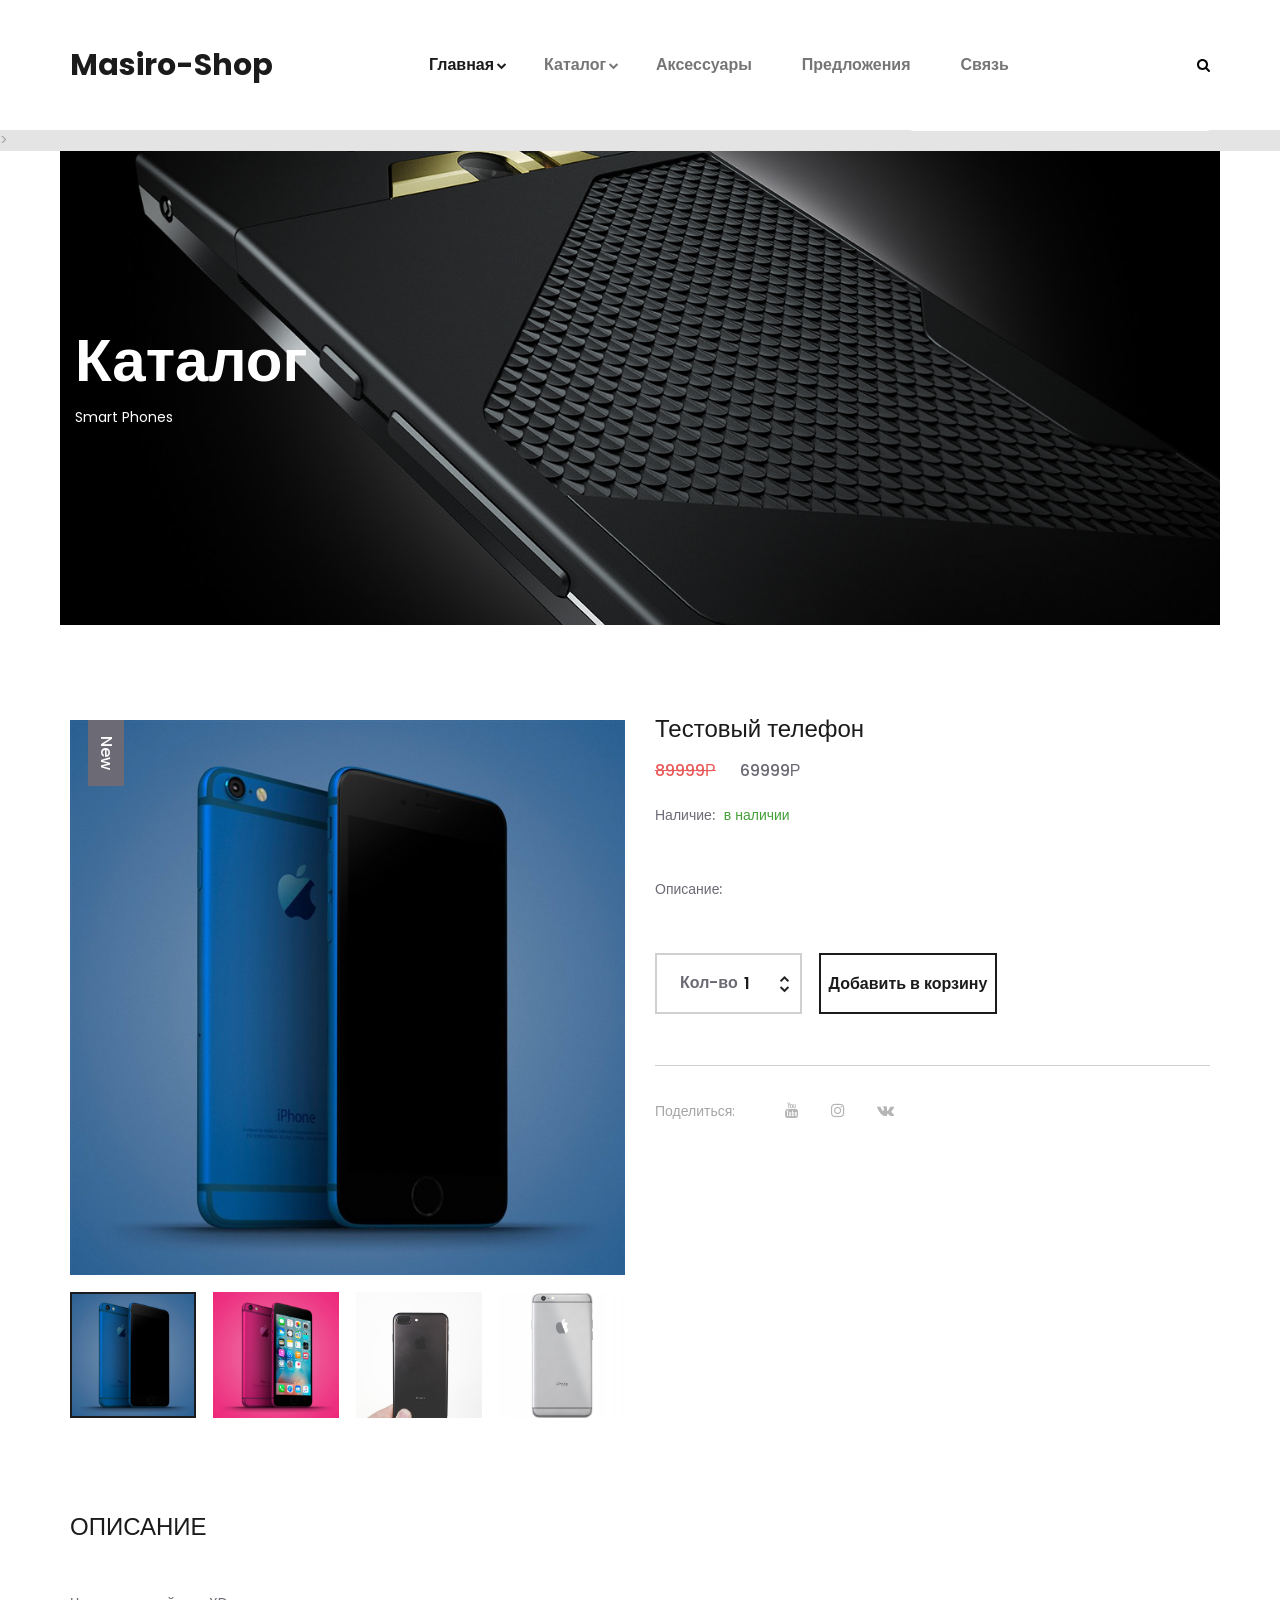
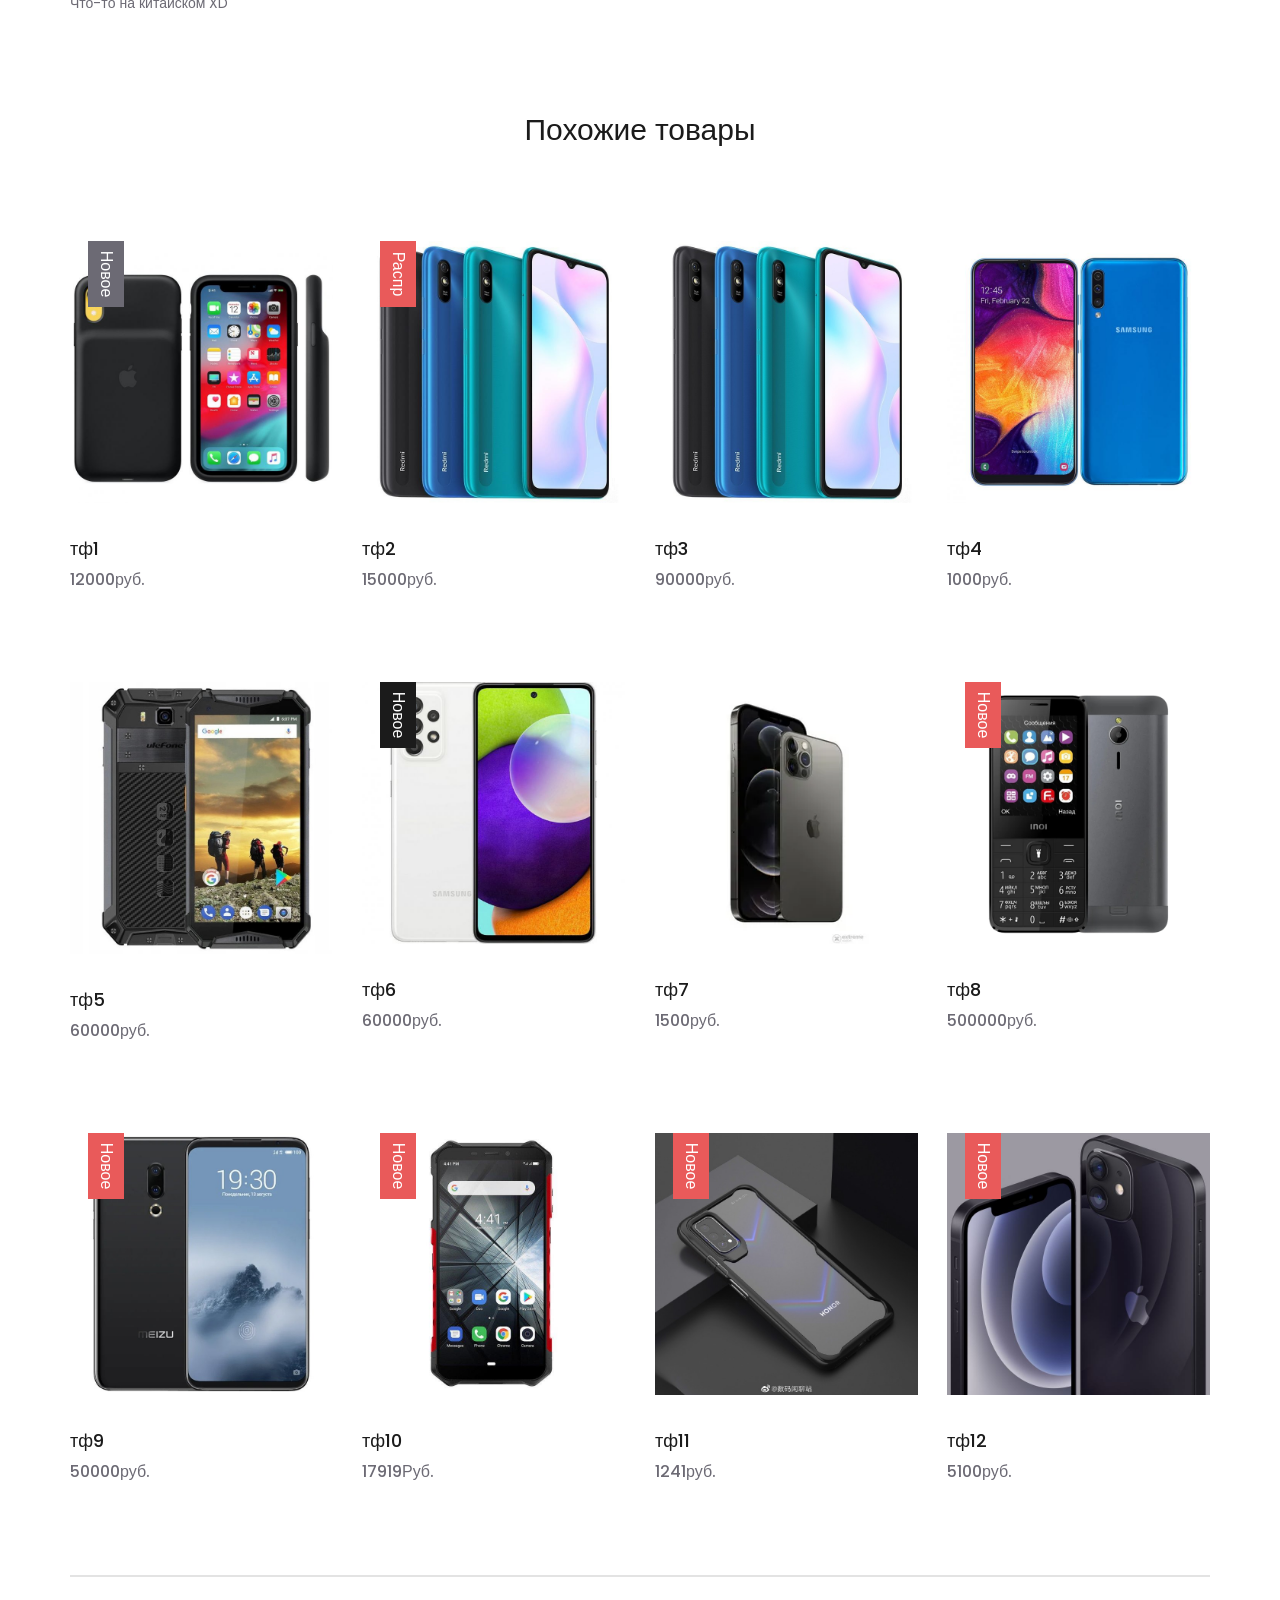
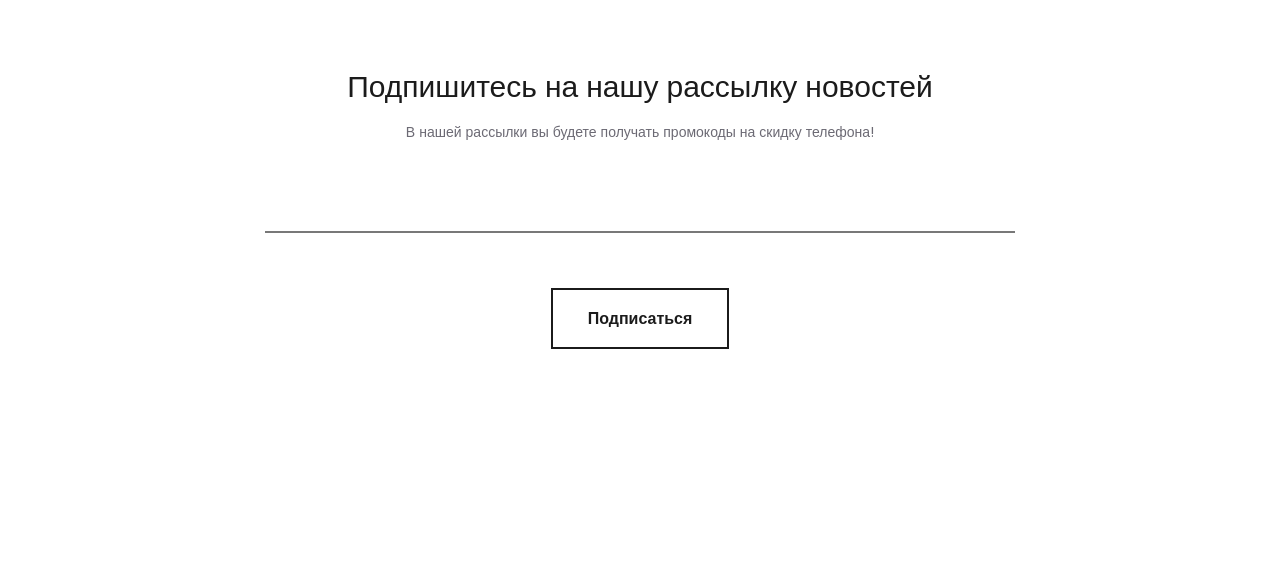
<file: static/category/info_pc.html>
<!DOCTYPE html>
<html lang="en">
<head>
	<title>Masiro-Shop</title>
	<meta charset="utf-8">
	<meta http-equiv="X-UA-Compatible" content="IE=edge">
	<meta name="description" content="Sublime project">
	<meta name="viewport" content="width=device-width, initial-scale=1">
	<link rel="stylesheet" type="text/css" href="../styles/fraem_boot4/bootstrap.min.css">
	<link href="../pluginInternet/plugins/font-awesome/css/font-awesome.min.css" rel="stylesheet" type="text/css">
	<link rel="stylesheet" type="text/css" href="../pluginInternet/plugins/OwlCarousel2/owl.carousel.css">
	<link rel="stylesheet" type="text/css" href="../pluginInternet/plugins/OwlCarousel2/owl.theme.default.css">
	<link rel="stylesheet" type="text/css" href="../pluginInternet/plugins/OwlCarousel2/animate.css">
	<link rel="stylesheet" type="text/css" href="../styles/product.css">
	<link rel="stylesheet" type="text/css" href="../styles/product_2.css">
	<!--	<link rel="stylesheet" href="../css/reset.css">-->
	<!--	<link rel="stylesheet" href="../css/style.css">-->
</head>
<body>

<div class="super_container">
	<header class="header">
		<div class="header_container">
			<div class="container">
				<div class="row">
					<div class="col">
						<div class="header_content d-flex flex-row align-items-center justify-content-start">
							<div class="logo"><a href="../index.html">Masiro-Shop</a></div>
							<nav class="main_nav">
								<ul>
									<!--									Categ-->
									<li class="hassubs active">
										<a href="../index.html">Главная</a>
										<ul>
											<li><a href="categ.html">Каталог</a></li>
											<li><a href="product.html">Продукт</a></li>
											<li><a href="product_2.html">Продукт 2</a></li>
											<li><a href="#">Корзина</a></li>
											<li><a href="https://www.dns-shop.ru/configurator/">Собрать ПК</a></li>
											<!--											дороботать провер/доб в адм пан.	cheack.html	-->
											<li><a href="contact.html">Связь</a></li>
										</ul>
									</li>
									<!--									Categ-->
									<li class="hassubs">
										<a href="categ.html">Каталог</a>
										<ul>
											<li><a href="pc.html">Computers/Компьютеры</a></li>
											<li><a href="smartphone.html">SmartPhone/Телефоны</a></li>
											<li><a href="kmp_pc.html">Комплектующие для ПК</a></li>
											<li><a href="#">̶Н̶о̶у̶т̶б̶у̶к̶и̶/̶Н̶о̶у̶т̶б̶у̶к̶и̶</a></li>
											<li><a href="#">̶A̶c̶c̶e̶s̶s̶o̶r̶i̶e̶s̶/̶А̶к̶с̶е̶с̶с̶у̶а̶р̶ы̶</a></li>
										</ul>
									</li>
									<li><a href="#">Аксессуары</a></li>
									<li><a href="#">Предложения</a></li>
									<li><a href="contact.html">Связь</a></li>
								</ul>
							</nav>
							<div class="header_extra ml-auto">
								<div class="search">
									<div class="search_icon">
										<svg version="1.1" id="Capa_1" xmlns="http://www.w3.org/2000/svg"x="0px" y="0px"
										viewBox="0 0 475.084 475.084" style="enable-background:new 0 0 475.084 475.084;"
										 xml:space="preserve">
										<g>
											<path d="M464.524,412.846l-97.929-97.925c23.6-34.068,35.406-72.047,35.406-113.917c0-27.218-5.284-53.249-15.852-78.087
												c-10.561-24.842-24.838-46.254-42.825-64.241c-17.987-17.987-39.396-32.264-64.233-42.826
												C254.246,5.285,228.217,0.003,200.999,0.003c-27.216,0-53.247,5.282-78.085,15.847C98.072,26.412,76.66,40.689,58.673,58.676
												c-17.989,17.987-32.264,39.403-42.827,64.241C5.282,147.758,0,173.786,0,201.004c0,27.216,5.282,53.238,15.846,78.083
												c10.562,24.838,24.838,46.247,42.827,64.234c17.987,17.993,39.403,32.264,64.241,42.832c24.841,10.563,50.869,15.844,78.085,15.844
												c41.879,0,79.852-11.807,113.922-35.405l97.929,97.641c6.852,7.231,15.406,10.849,25.693,10.849
												c9.897,0,18.467-3.617,25.694-10.849c7.23-7.23,10.848-15.796,10.848-25.693C475.088,428.458,471.567,419.889,464.524,412.846z
												 M291.363,291.358c-25.029,25.033-55.148,37.549-90.364,37.549c-35.21,0-65.329-12.519-90.36-37.549
												c-25.031-25.029-37.546-55.144-37.546-90.36c0-35.21,12.518-65.334,37.546-90.36c25.026-25.032,55.15-37.546,90.36-37.546
												c35.212,0,65.331,12.519,90.364,37.546c25.033,25.026,37.548,55.15,37.548,90.36C328.911,236.214,316.392,266.329,291.363,291.358z
												"/>
										</g>
									</svg>
									</div>
								</div>
								<div class="hamburger"><i class="fa fa-bars" aria-hidden="true"></i></div>
							</div>
						</div>
					</div>
				</div>
			</div>
		</div>>
		<div class="search_panel trans_300">
			<div class="container">
				<div class="row">
					<div class="col">
						<div class="search_panel_content d-flex flex-row align-items-center justify-content-end">
							<form action="#">
								<input type="text" class="search_input" placeholder="Search" required="required">
							</form>
						</div>
					</div>
				</div>
			</div>
		</div>
		<!-- Social vk/ins/youtube -->
		<div class="header_social">
			<ul>
				<li><a href="https://www.youtube.com/"><i class="fa fa-youtube" aria-hidden="true"></i></a></li>
				<li><a href="https://www.instagram.com/"><i class="fa fa-instagram" aria-hidden="true"></i></a></li>
				<li><a href="https://vk.com/69kuroi69"><i class="fa fa-vk" aria-hidden="true"></i></a></li>
			</ul>
		</div>
	</header>
	<div class="menu menu_mm trans_300">
		<div class="menu_container menu_mm">
			<div class="page_menu_content">
				<div class="page_menu_search menu_mm">
					<form action="#">
						<input type="search" required="required" class="page_menu_search_input menu_mm" placeholder="Поиск...">
					</form>
				</div>
				<ul class="page_menu_nav menu_mm">
					<li class="page_menu_item has-children menu_mm">
						<a href="../index.html">Главная<i class="fa fa-angle-down"></i></a>
						<ul class="page_menu_selection menu_mm">
							<li class="page_menu_item menu_mm"><a href="categ.html">Каталог<i class="fa fa-angle-down"></i></a></li>
							<li class="page_menu_item menu_mm"><a href="product.html">Продукт 1<i class="fa fa-angle-down"></i></a></li>
							<li class="page_menu_item menu_mm"><a href="product_2.html">Продукт 2<i class="fa fa-angle-down"></i></a></li>
							<li class="page_menu_item menu_mm"><a href="#">Корзина<i class="fa fa-angle-down"></i></a></li>
							<li class="page_menu_item menu_mm"><a href="https://www.dns-shop.ru/configurator/">Собрать ПК<i class="fa fa-angle-down"></i></a></li>
							<li class="page_menu_item menu_mm"><a href="contact.html">Связь<i class="fa fa-angle-down"></i></a></li>
						</ul>
					</li>
					<li class="page_menu_item has-children menu_mm">
						<a href="categ.html">Каталог<i class="fa fa-angle-down"></i></a>
						<ul class="page_menu_selection menu_mm">
							<li class="page_menu_item menu_mm"><a href="pc.html">ПК<i class="fa fa-angle-down"></i></a></li>
							<li class="page_menu_item menu_mm"><a href="smartphone.html">ТФ<i class="fa fa-angle-down"></i></a></li>
							<li class="page_menu_item menu_mm"><a href="#">Комплекетующие для ПК<i class="fa fa-angle-down"></i></a></li>
							<li class="page_menu_item menu_mm"><a href="#">Ноутбуки<i class="fa fa-angle-down"></i></a></li>
							<li class="page_menu_item menu_mm"><a href="#">Аксессуары<i class="fa fa-angle-down"></i></a></li>
						</ul>
					</li>
					<li class="page_menu_item menu_mm"><a href="#">Аксессуары<i class="fa fa-angle-down"></i></a></li>
					<li class="page_menu_item menu_mm"><a href="#">Предложение<i class="fa fa-angle-down"></i></a></li>
					<li class="page_menu_item menu_mm"><a href="contact.html">Связь<i class="fa fa-angle-down"></i></a></li>
				</ul>
			</div>
		</div>
		<div class="menu_close"><i class="fa fa-times" aria-hidden="true"></i></div>
		<div class="menu_social">
			<ul>
				<li><a href="#"><i class="fa fa-pinterest" aria-hidden="true"></i></a></li>
				<li><a href="#"><i class="fa fa-instagram" aria-hidden="true"></i></a></li>
				<li><a href="#"><i class="fa fa-facebook" aria-hidden="true"></i></a></li>
				<li><a href="#"><i class="fa fa-twitter" aria-hidden="true"></i></a></li>
			</ul>
		</div>
	</div>
	<div class="home">
		<div class="home_container">
			<div class="home_background" style="background-image:url(../images/smartphone/categories_smarphone.jpg)"></div>
			<div class="home_content_container">
				<div class="container">
					<div class="row">
						<div class="col">
							<div class="home_content">
								<div class="home_title">Каталог</div>
								<div class="home_text"><p>Smart Phones</p></div>
							</div>
						</div>
					</div>
				</div>
			</div>
		</div>
	</div>
	<div class="product_details">
		<div class="container">
			<div class="row details_row">
				<div class="col-lg-6">
					<div class="details_image">
						<div class="details_image_large"><img src="../images/smartphone/1/d1.jpg" alt=""><div class="product_extra product_new"><a href="categ.html">New</a></div></div>
						<div class="details_image_thumbnails d-flex flex-row align-items-start justify-content-between">
							<div class="details_image_thumbnail active" data-image="images/d1.jpg"><img src="../images/smartphone/1/d1.jpg" alt=""></div>
							<div class="details_image_thumbnail" data-image="images/d2.jpg"><img src="../images/smartphone/1/d2.jpg" alt=""></div>
							<div class="details_image_thumbnail" data-image="images/d3.jpg"><img src="../images/smartphone/1/d3.jpg" alt=""></div>
							<div class="details_image_thumbnail" data-image="images/d4.jpg"><img src="../images/smartphone/1/d4.jpg" alt=""></div>
						</div>
					</div>
				</div>
				<div class="col-lg-6">
					<div class="details_content">
						<div class="details_name">Тестовый телефон</div>
						<div class="details_discount">89999Р</div>
						<div class="details_price">69999Р</div>
						<div class="in_stock_container">
							<div class="availability">Наличие:</div>
							<span>в наличии</span>
						</div>
						<div class="details_text">
							<p>Описание:</p>
						</div>
						<div class="product_quantity_container">
							<div class="product_quantity clearfix">
								<span>Кол-во</span>
								<input id="quantity_input" type="text" pattern="[0-9]*" value="1">
								<div class="quantity_buttons">
									<div id="quantity_inc_button" class="quantity_inc quantity_control"><i class="fa fa-chevron-up" aria-hidden="true"></i></div>
									<div id="quantity_dec_button" class="quantity_dec quantity_control"><i class="fa fa-chevron-down" aria-hidden="true"></i></div>
								</div>
							</div>
							<div class="button cart_button"><a href="#">Добавить в корзину</a></div>
						</div>
						<div class="details_share">
							<span>Поделиться:</span>
							<ul>
								<li><a href="https://www.youtube.com/"><i class="fa fa-youtube" aria-hidden="true"></i></a></li>
								<li><a href="https://www.instagram.com/"><i class="fa fa-instagram" aria-hidden="true"></i></a></li>
								<li><a href="https://vk.com/69kuroi69"><i class="fa fa-vk" aria-hidden="true"></i></a></li>
							</ul>
						</div>
					</div>
				</div>
			</div>
			<div class="row description_row">
				<div class="col">
					<div class="description_title_container">
						<div class="description_title">ОПИСАНИЕ</div>
<!--
						<div class="reviews_title"><a href="#"><span></span></a></div>
-->
					</div>
					<div class="description_text">
						<p>Что-то на китайском XD</p>
					</div>
				</div>
			</div>
		</div>
	</div>
	<div class="products">
		<div class="container">
			<div class="row">
				<div class="col text-center">
					<div class="products_title">Похожие товары</div>
				</div>
			</div>
			<div class="row">
				<div class="col">
					<div class="product_grid">
						<div class="product">
							<div class="product_image"><img src="../images/smartphone/1/pr1.jpg" alt=""></div>
							<div class="product_extra product_new"><a href="categ.html">Новое</a></div>
							<div class="product_content">
								<div class="product_title"><a href="info_pc.html">тф1</a></div>
								<div class="product_price">12000руб.</div>
							</div>
						</div>
						<div class="product">
							<div class="product_image"><img src="../images/smartphone/2/pr2.jpg" alt=""></div>
							<div class="product_extra product_sale"><a href="categ.html">Распр</a></div>
							<div class="product_content">
								<div class="product_title"><a href="info_pc.html">тф2</a></div>
								<div class="product_price">15000руб.</div>
							</div>
						</div>
						<div class="product">
							<div class="product_image"><img src="../images/smartphone/3/pr3.jpg" alt=""></div>
							<div class="product_content">
								<div class="product_title"><a href="info_pc.html">тф3</a></div>
								<div class="product_price">90000руб.</div>
							</div>
						</div>
						<div class="product">
							<div class="product_image"><img src="../images/smartphone/4/pr4.jpg" alt=""></div>
							<div class="product_content">
								<div class="product_title"><a href="info_pc.html">тф4</a></div>
								<div class="product_price">1000руб.</div>
							</div>
						</div>
						<div class="product">
							<div class="product_image"><img src="../images/smartphone/5/pr5.jpg" alt=""></div>
							<div class="product_content">
								<div class="product_title"><a href="info_pc.html">тф5</a></div>
								<div class="product_price">60000руб.</div>
							</div>
						</div>
						<div class="product">
							<div class="product_image"><img src="../images/smartphone/6/pr6.jpg" alt=""></div>
							<div class="product_extra product_hot"><a href="categ.html">Новое</a></div>
							<div class="product_content">
								<div class="product_title"><a href="info_pc.html">тф6</a></div>
								<div class="product_price">60000руб.</div>
							</div>
						</div>
						<div class="product">
							<div class="product_image"><img src="../images/smartphone/7/pr7.jpg" alt=""></div>
							<div class="product_content">
								<div class="product_title"><a href="info_pc.html">тф7</a></div>
								<div class="product_price">1500руб.</div>
							</div>
						</div>
						<div class="product">
							<div class="product_image"><img src="../images/smartphone/8/pr8.jpg" alt=""></div>
							<div class="product_extra product_sale"><a href="categ.html">Новое</a></div>
							<div class="product_content">
								<div class="product_title"><a href="info_pc.html">тф8</a></div>
								<div class="product_price">500000руб.</div>
							</div>
						</div>
						<div class="product">
							<div class="product_image"><img src="../images/smartphone/9/pr9.jpg" alt=""></div>
							<div class="product_extra product_sale"><a href="categ.html">Новое</a></div>
							<div class="product_content">
								<div class="product_title"><a href="info_pc.html">тф9</a></div>
								<div class="product_price">50000руб.</div>
							</div>
						</div>
						<div class="product">
							<div class="product_image"><img src="../images/smartphone/10/pr10.jpg" alt=""></div>
							<div class="product_extra product_sale"><a href="categ.html">Новое</a></div>
							<div class="product_content">
								<div class="product_title"><a href="info_pc.html">тф10</a></div>
								<div class="product_price">17919Руб.</div>
							</div>
						</div>
						<div class="product">
							<div class="product_image"><img src="../images/smartphone/11/pr11.jpg" alt=""></div>
							<div class="product_extra product_sale"><a href="categ.html">Новое</a></div>
							<div class="product_content">
								<div class="product_title"><a href="info_pc.html">тф11</a></div>
								<div class="product_price">1241руб.</div>
							</div>
						</div>
						<div class="product">
							<div class="product_image"><img src="../images/smartphone/12/pr12.jpg" alt=""></div>
							<div class="product_extra product_sale"><a href="categ.html">Новое</a></div>
							<div class="product_content">
								<div class="product_title"><a href="info_pc.html">тф12</a></div>
								<div class="product_price">5100руб.</div>
							</div>
						</div>
					</div>
				</div>
			</div>
		</div>
	</div>
	<div class="newsletter">
		<div class="container">
			<div class="row">
				<div class="col">
					<div class="newsletter_border"></div>
				</div>
			</div>
			<div class="row">
				<div class="col-lg-8 offset-lg-2">
					<div class="newsletter_content text-center">
						<div class="newsletter_title">Подпишитесь на нашу рассылку новостей</div>
						<div class="newsletter_text"><p>В нашей рассылки вы будете получать промокоды на скидку телефона!</p></div>
						<div class="newsletter_form_container">
							<form action="#" id="newsletter_form" class="newsletter_form">
								<input type="email" class="newsletter_input" required="required">
								<button class="newsletter_button trans_200"><span>Подписаться</span></button>
							</form>
						</div>
					</div>
				</div>
			</div>
		</div>
	</div>
	<div class="footer_overlay"></div>
	<footer class="footer">
		<div class="footer_background" style="background-image:url(../images/front_smartphone/down.jpg)"></div>
		<div class="container">
			<div class="row">
				<div class="col">
					<div class="footer_content d-flex flex-lg-row flex-column align-items-center justify-content-lg-start justify-content-center">
						<div class="footer_logo"><a href="#">Masiro-Shop</a></div>
						<div class="copyright ml-auto mr-auto">
						Все права защищены от копирования / All rights reserved from copying  -> <a href="https://vk.com/69kuroi69" target="_blank">VK-Masiro</a></div>
						<div class="footer_social ml-lg-auto">
							<ul>
								<li><a href="https://www.youtube.com/"><i class="fa fa-youtube" aria-hidden="true"></i></a></li>
								<li><a href="https://www.instagram.com/"><i class="fa fa-instagram" aria-hidden="true"></i></a></li>
								<li><a href="https://vk.com/69kuroi69"><i class="fa fa-vk" aria-hidden="true"></i></a></li>
							</ul>
						</div>
					</div>
				</div>
			</div>
		</div>
	</footer>
</div>

<script src="../js/jquery_321.min.js"></script>
<script src="../styles/fraem_boot4/popper.js"></script>
<script src="../styles/fraem_boot4/bootstrap.min.js"></script>
<script src="../pluginInternet/plugins/greensock/TweenMax.min.js"></script>
<script src="../pluginInternet/plugins/greensock/TimelineMax.min.js"></script>
<script src="../pluginInternet/plugins/scrollmagic/ScrollMagic.min.js"></script>
<script src="../pluginInternet/plugins/greensock/animation.gsap.min.js"></script>
<script src="../pluginInternet/plugins/greensock/ScrollToPlugin.min.js"></script>
<script src="../pluginInternet/plugins/OwlCarousel2/owl.carousel.js"></script>
<script src="../pluginInternet/plugins/Isotope/isotope.pkgd.min.js"></script>
<script src="../pluginInternet/plugins/easing/easing.js"></script>
<script src="../pluginInternet/plugins/parallax-js-master/parallax.min.js"></script>
<script src="../js/prod.js"></script>
</body>
</html>
</file>
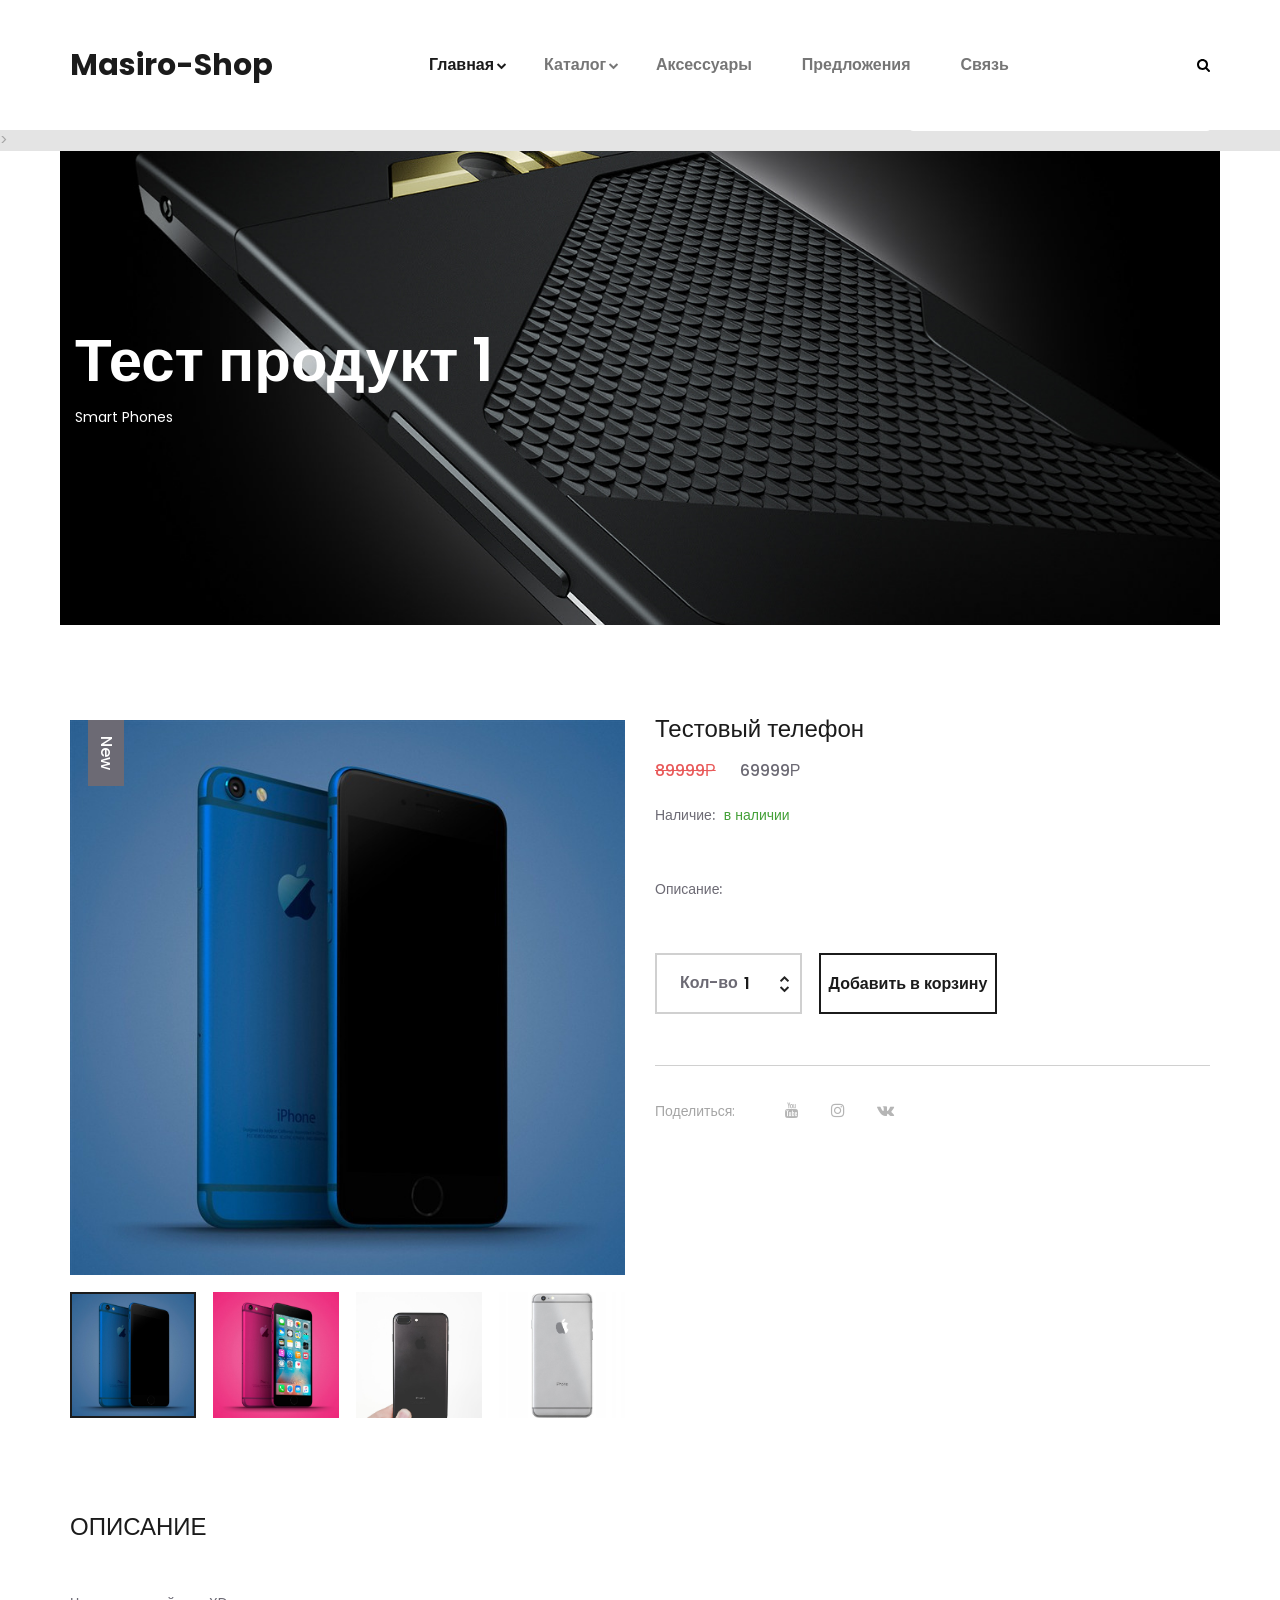
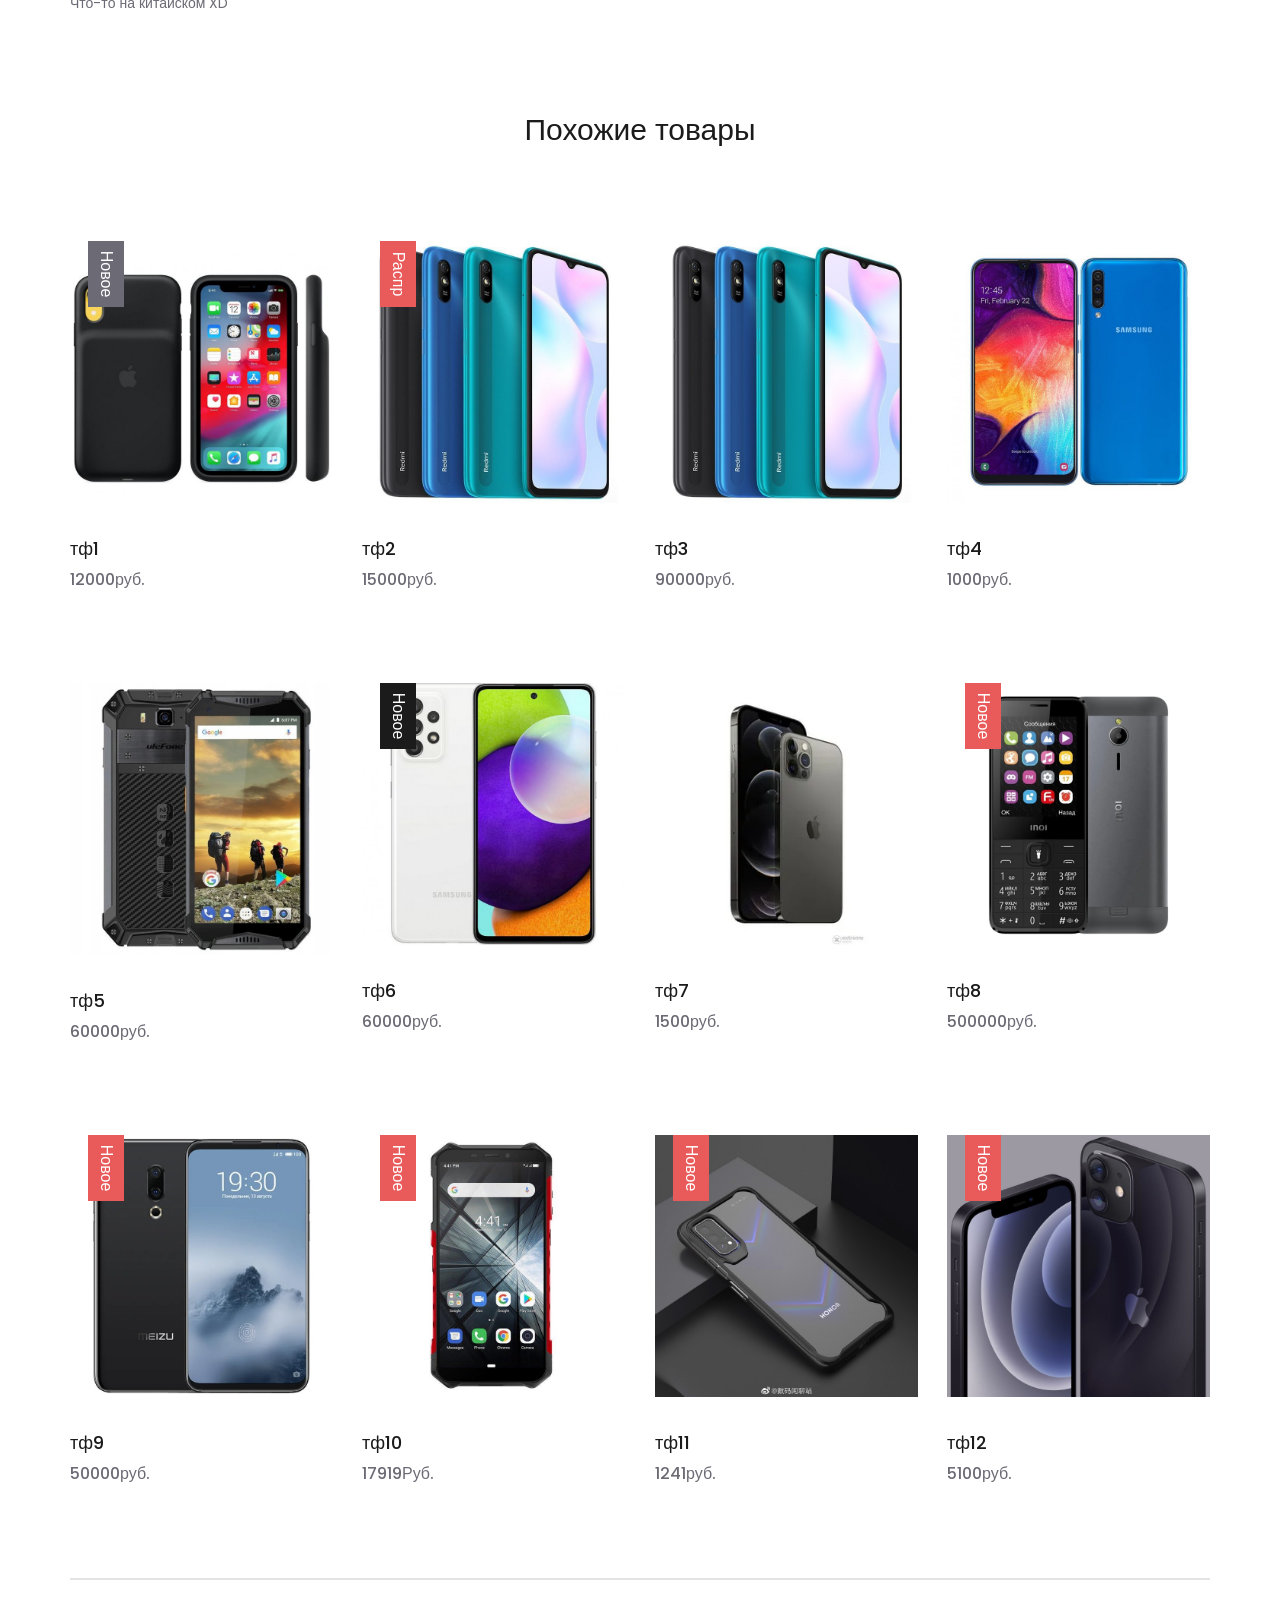
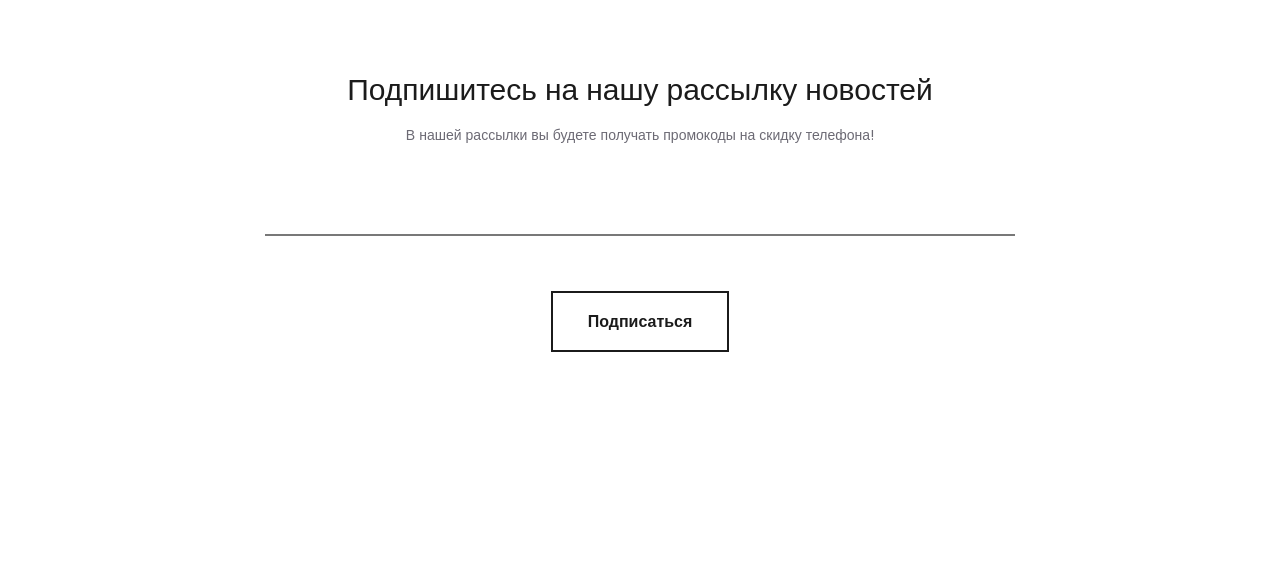
<file: static/category/product.html>
<!DOCTYPE html>
<html lang="en">
<head>
	<title>Masiro-Shop</title>
	<meta charset="utf-8">
	<meta http-equiv="X-UA-Compatible" content="IE=edge">
	<meta name="description" content="Sublime project">
	<meta name="viewport" content="width=device-width, initial-scale=1">
	<link rel="stylesheet" type="text/css" href="../styles/fraem_boot4/bootstrap.min.css">
	<link href="../pluginInternet/plugins/font-awesome/css/font-awesome.min.css" rel="stylesheet" type="text/css">
	<link rel="stylesheet" type="text/css" href="../pluginInternet/plugins/OwlCarousel2/owl.carousel.css">
	<link rel="stylesheet" type="text/css" href="../pluginInternet/plugins/OwlCarousel2/owl.theme.default.css">
	<link rel="stylesheet" type="text/css" href="../pluginInternet/plugins/OwlCarousel2/animate.css">
	<link rel="stylesheet" type="text/css" href="../styles/product.css">
	<link rel="stylesheet" type="text/css" href="../styles/product_2.css">
	<!--	<link rel="stylesheet" href="../css/reset.css">-->
	<!--	<link rel="stylesheet" href="../css/style.css">-->
</head>
<body>

<div class="super_container">
	<header class="header">
		<div class="header_container">
			<div class="container">
				<div class="row">
					<div class="col">
						<div class="header_content d-flex flex-row align-items-center justify-content-start">
							<div class="logo"><a href="../index.html">Masiro-Shop</a></div>
							<nav class="main_nav">
								<ul>
									<!--									Categ-->
									<li class="hassubs active">
										<a href="../index.html">Главная</a>
										<ul>
											<li><a href="categ.html">Каталог</a></li>
											<li><a href="product.html">Продукт</a></li>
											<li><a href="product_2.html">Продукт 2</a></li>
											<li><a href="#">Корзина</a></li>
											<li><a href="https://www.dns-shop.ru/configurator/">Собрать ПК</a></li>
											<!--											дороботать провер/доб в адм пан.	cheack.html	-->
											<li><a href="contact.html">Связь</a></li>
										</ul>
									</li>
									<!--									Categ-->
									<li class="hassubs">
										<a href="categ.html">Каталог</a>
										<ul>
											<li><a href="pc.html">Computers/Компьютеры</a></li>
											<li><a href="smartphone.html">SmartPhone/Телефоны</a></li>
											<li><a href="kmp_pc.html">Комплектующие для ПК</a></li>
											<li><a href="#">̶Н̶о̶у̶т̶б̶у̶к̶и̶/̶Н̶о̶у̶т̶б̶у̶к̶и̶</a></li>
											<li><a href="#">̶A̶c̶c̶e̶s̶s̶o̶r̶i̶e̶s̶/̶А̶к̶с̶е̶с̶с̶у̶а̶р̶ы̶</a></li>
										</ul>
									</li>
									<li><a href="#">Аксессуары</a></li>
									<li><a href="#">Предложения</a></li>
									<li><a href="contact.html">Связь</a></li>
								</ul>
							</nav>
							<div class="header_extra ml-auto">
								<div class="search">
									<div class="search_icon">
										<svg version="1.1" id="Capa_1" xmlns="http://www.w3.org/2000/svg"x="0px" y="0px"
										viewBox="0 0 475.084 475.084" style="enable-background:new 0 0 475.084 475.084;"
										 xml:space="preserve">
										<g>
											<path d="M464.524,412.846l-97.929-97.925c23.6-34.068,35.406-72.047,35.406-113.917c0-27.218-5.284-53.249-15.852-78.087
												c-10.561-24.842-24.838-46.254-42.825-64.241c-17.987-17.987-39.396-32.264-64.233-42.826
												C254.246,5.285,228.217,0.003,200.999,0.003c-27.216,0-53.247,5.282-78.085,15.847C98.072,26.412,76.66,40.689,58.673,58.676
												c-17.989,17.987-32.264,39.403-42.827,64.241C5.282,147.758,0,173.786,0,201.004c0,27.216,5.282,53.238,15.846,78.083
												c10.562,24.838,24.838,46.247,42.827,64.234c17.987,17.993,39.403,32.264,64.241,42.832c24.841,10.563,50.869,15.844,78.085,15.844
												c41.879,0,79.852-11.807,113.922-35.405l97.929,97.641c6.852,7.231,15.406,10.849,25.693,10.849
												c9.897,0,18.467-3.617,25.694-10.849c7.23-7.23,10.848-15.796,10.848-25.693C475.088,428.458,471.567,419.889,464.524,412.846z
												 M291.363,291.358c-25.029,25.033-55.148,37.549-90.364,37.549c-35.21,0-65.329-12.519-90.36-37.549
												c-25.031-25.029-37.546-55.144-37.546-90.36c0-35.21,12.518-65.334,37.546-90.36c25.026-25.032,55.15-37.546,90.36-37.546
												c35.212,0,65.331,12.519,90.364,37.546c25.033,25.026,37.548,55.15,37.548,90.36C328.911,236.214,316.392,266.329,291.363,291.358z
												"/>
										</g>
									</svg>
									</div>
								</div>
								<div class="hamburger"><i class="fa fa-bars" aria-hidden="true"></i></div>
							</div>
						</div>
					</div>
				</div>
			</div>
		</div>>
		<div class="search_panel trans_300">
			<div class="container">
				<div class="row">
					<div class="col">
						<div class="search_panel_content d-flex flex-row align-items-center justify-content-end">
							<form action="#">
								<input type="text" class="search_input" placeholder="Search" required="required">
							</form>
						</div>
					</div>
				</div>
			</div>
		</div>
		<!-- Social vk/ins/youtube -->
		<div class="header_social">
			<ul>
				<li><a href="https://www.youtube.com/"><i class="fa fa-youtube" aria-hidden="true"></i></a></li>
				<li><a href="https://www.instagram.com/"><i class="fa fa-instagram" aria-hidden="true"></i></a></li>
				<li><a href="https://vk.com/69kuroi69"><i class="fa fa-vk" aria-hidden="true"></i></a></li>
			</ul>
		</div>
	</header>
	<div class="menu menu_mm trans_300">
		<div class="menu_container menu_mm">
			<div class="page_menu_content">
							
				<div class="page_menu_search menu_mm">
					<form action="#">
						<input type="search" required="required" class="page_menu_search_input menu_mm" placeholder="Поиск...">
					</form>
				</div>
				<ul class="page_menu_nav menu_mm">
					<li class="page_menu_item has-children menu_mm">
						<a href="../index.html">Главная<i class="fa fa-angle-down"></i></a>
						<ul class="page_menu_selection menu_mm">
							<li class="page_menu_item menu_mm"><a href="categ.html">Каталог<i class="fa fa-angle-down"></i></a></li>
							<li class="page_menu_item menu_mm"><a href="product.html">Продукт 1<i class="fa fa-angle-down"></i></a></li>
							<li class="page_menu_item menu_mm"><a href="product_2.html">Продукт 2<i class="fa fa-angle-down"></i></a></li>
							<li class="page_menu_item menu_mm"><a href="#">Корзина<i class="fa fa-angle-down"></i></a></li>
							<li class="page_menu_item menu_mm"><a href="https://www.dns-shop.ru/configurator/">Собрать ПК<i class="fa fa-angle-down"></i></a></li>
							<li class="page_menu_item menu_mm"><a href="contact.html">Связь<i class="fa fa-angle-down"></i></a></li>
						</ul>
					</li>
					<li class="page_menu_item has-children menu_mm">
						<a href="categ.html">Каталог<i class="fa fa-angle-down"></i></a>
						<ul class="page_menu_selection menu_mm">
							<li class="page_menu_item menu_mm"><a href="pc.html">ПК<i class="fa fa-angle-down"></i></a></li>
							<li class="page_menu_item menu_mm"><a href="smartphone.html">ТФ<i class="fa fa-angle-down"></i></a></li>
							<li class="page_menu_item menu_mm"><a href="#">Комплекетующие для ПК<i class="fa fa-angle-down"></i></a></li>
							<li class="page_menu_item menu_mm"><a href="#">Ноутбуки<i class="fa fa-angle-down"></i></a></li>
							<li class="page_menu_item menu_mm"><a href="#">Аксессуары<i class="fa fa-angle-down"></i></a></li>
						</ul>
					</li>
					<li class="page_menu_item menu_mm"><a href="#">Аксессуары<i class="fa fa-angle-down"></i></a></li>
					<li class="page_menu_item menu_mm"><a href="#">Предложение<i class="fa fa-angle-down"></i></a></li>
					<li class="page_menu_item menu_mm"><a href="contact.html">Связь<i class="fa fa-angle-down"></i></a></li>
				</ul>
			</div>
		</div>
		<div class="menu_close"><i class="fa fa-times" aria-hidden="true"></i></div>
		<div class="menu_social">
			<ul>
				<li><a href="#"><i class="fa fa-pinterest" aria-hidden="true"></i></a></li>
				<li><a href="#"><i class="fa fa-instagram" aria-hidden="true"></i></a></li>
				<li><a href="#"><i class="fa fa-facebook" aria-hidden="true"></i></a></li>
				<li><a href="#"><i class="fa fa-twitter" aria-hidden="true"></i></a></li>
			</ul>
		</div>
	</div>
	<div class="home">
		<div class="home_container">
			<div class="home_background" style="background-image:url(../images/smartphone/categories_smarphone.jpg)"></div>
			<div class="home_content_container">
				<div class="container">
					<div class="row">
						<div class="col">
							<div class="home_content">
								<div class="home_title">Тест продукт 1</div>
								<div class="home_text"><p>Smart Phones</p></div>
							</div>
						</div>
					</div>
				</div>
			</div>
		</div>
	</div>
	<div class="product_details">
		<div class="container">
			<div class="row details_row">
				<div class="col-lg-6">
					<div class="details_image">
						<div class="details_image_large"><img src="../images/smartphone/1/d1.jpg" alt=""><div class="product_extra product_new"><a href="categ.html">New</a></div></div>
						<div class="details_image_thumbnails d-flex flex-row align-items-start justify-content-between">
							<div class="details_image_thumbnail active" data-image="images/d1.jpg"><img src="../images/smartphone/1/d1.jpg" alt=""></div>
							<div class="details_image_thumbnail" data-image="images/d2.jpg"><img src="../images/smartphone/1/d2.jpg" alt=""></div>
							<div class="details_image_thumbnail" data-image="images/d3.jpg"><img src="../images/smartphone/1/d3.jpg" alt=""></div>
							<div class="details_image_thumbnail" data-image="images/d4.jpg"><img src="../images/smartphone/1/d4.jpg" alt=""></div>
						</div>
					</div>
				</div>
				<div class="col-lg-6">
					<div class="details_content">
						<div class="details_name">Тестовый телефон</div>
						<div class="details_discount">89999Р</div>
						<div class="details_price">69999Р</div>
						<div class="in_stock_container">
							<div class="availability">Наличие:</div>
							<span>в наличии</span>
						</div>
						<div class="details_text">
							<p>Описание:</p>
						</div>
						<div class="product_quantity_container">
							<div class="product_quantity clearfix">
								<span>Кол-во</span>
								<input id="quantity_input" type="text" pattern="[0-9]*" value="1">
								<div class="quantity_buttons">
									<div id="quantity_inc_button" class="quantity_inc quantity_control"><i class="fa fa-chevron-up" aria-hidden="true"></i></div>
									<div id="quantity_dec_button" class="quantity_dec quantity_control"><i class="fa fa-chevron-down" aria-hidden="true"></i></div>
								</div>
							</div>
							<div class="button cart_button"><a href="#">Добавить в корзину</a></div>
						</div>
						<div class="details_share">
							<span>Поделиться:</span>
							<ul>
								<li><a href="https://www.youtube.com/"><i class="fa fa-youtube" aria-hidden="true"></i></a></li>
								<li><a href="https://www.instagram.com/"><i class="fa fa-instagram" aria-hidden="true"></i></a></li>
								<li><a href="https://vk.com/69kuroi69"><i class="fa fa-vk" aria-hidden="true"></i></a></li>
							</ul>
						</div>
					</div>
				</div>
			</div>
			<div class="row description_row">
				<div class="col">
					<div class="description_title_container">
						<div class="description_title">ОПИСАНИЕ</div>
<!--						<div class="reviews_title"><a href="#"><span></span></a></div>-->
					</div>
					<div class="description_text">
						<p>Что-то на китайском XD</p>
					</div>
				</div>
			</div>
		</div>
	</div>
	<div class="products">
		<div class="container">
			<div class="row">
				<div class="col text-center">
					<div class="products_title">Похожие товары</div>
				</div>
			</div>
			<div class="row">
				<div class="col">
					<div class="product_grid">
						<div class="product">
							<div class="product_image"><img src="../images/smartphone/1/pr1.jpg" alt=""></div>
							<div class="product_extra product_new"><a href="categ.html">Новое</a></div>
							<div class="product_content">
								<div class="product_title"><a href="product.html">тф1</a></div>
								<div class="product_price">12000руб.</div>
							</div>
						</div>
						<div class="product">
							<div class="product_image"><img src="../images/smartphone/2/pr2.jpg" alt=""></div>
							<div class="product_extra product_sale"><a href="categ.html">Распр</a></div>
							<div class="product_content">
								<div class="product_title"><a href="product.html">тф2</a></div>
								<div class="product_price">15000руб.</div>
							</div>
						</div>
						<div class="product">
							<div class="product_image"><img src="../images/smartphone/3/pr3.jpg" alt=""></div>
							<div class="product_content">
								<div class="product_title"><a href="product.html">тф3</a></div>
								<div class="product_price">90000руб.</div>
							</div>
						</div>
						<div class="product">
							<div class="product_image"><img src="../images/smartphone/4/pr4.jpg" alt=""></div>
							<div class="product_content">
								<div class="product_title"><a href="product.html">тф4</a></div>
								<div class="product_price">1000руб.</div>
							</div>
						</div>
						<div class="product">
							<div class="product_image"><img src="../images/smartphone/5/pr5.jpg" alt=""></div>
							<div class="product_content">
								<div class="product_title"><a href="product.html">тф5</a></div>
								<div class="product_price">60000руб.</div>
							</div>
						</div>
						<div class="product">
							<div class="product_image"><img src="../images/smartphone/6/pr6.jpg" alt=""></div>
							<div class="product_extra product_hot"><a href="categ.html">Новое</a></div>
							<div class="product_content">
								<div class="product_title"><a href="product.html">тф6</a></div>
								<div class="product_price">60000руб.</div>
							</div>
						</div>
						<div class="product">
							<div class="product_image"><img src="../images/smartphone/7/pr7.jpg" alt=""></div>
							<div class="product_content">
								<div class="product_title"><a href="product.html">тф7</a></div>
								<div class="product_price">1500руб.</div>
							</div>
						</div>
						<div class="product">
							<div class="product_image"><img src="../images/smartphone/8/pr8.jpg" alt=""></div>
							<div class="product_extra product_sale"><a href="categ.html">Новое</a></div>
							<div class="product_content">
								<div class="product_title"><a href="product.html">тф8</a></div>
								<div class="product_price">500000руб.</div>
							</div>
						</div>
						<div class="product">
							<div class="product_image"><img src="../images/smartphone/9/pr9.jpg" alt=""></div>
							<div class="product_extra product_sale"><a href="categ.html">Новое</a></div>
							<div class="product_content">
								<div class="product_title"><a href="product.html">тф9</a></div>
								<div class="product_price">50000руб.</div>
							</div>
						</div>
						<div class="product">
							<div class="product_image"><img src="../images/smartphone/10/pr10.jpg" alt=""></div>
							<div class="product_extra product_sale"><a href="categ.html">Новое</a></div>
							<div class="product_content">
								<div class="product_title"><a href="product.html">тф10</a></div>
								<div class="product_price">17919Руб.</div>
							</div>
						</div>
						<div class="product">
							<div class="product_image"><img src="../images/smartphone/11/pr11.jpg" alt=""></div>
							<div class="product_extra product_sale"><a href="categ.html">Новое</a></div>
							<div class="product_content">
								<div class="product_title"><a href="product.html">тф11</a></div>
								<div class="product_price">1241руб.</div>
							</div>
						</div>
						<div class="product">
							<div class="product_image"><img src="../images/smartphone/12/pr12.jpg" alt=""></div>
							<div class="product_extra product_sale"><a href="categ.html">Новое</a></div>
							<div class="product_content">
								<div class="product_title"><a href="product.html">тф12</a></div>
								<div class="product_price">5100руб.</div>
							</div>
						</div>
					</div>
				</div>
			</div>
		</div>
	</div>
	<div class="newsletter">
		<div class="container">
			<div class="row">
				<div class="col">
					<div class="newsletter_border"></div>
				</div>
			</div>
			<div class="row">
				<div class="col-lg-8 offset-lg-2">
					<div class="newsletter_content text-center">
						<div class="newsletter_title">Подпишитесь на нашу рассылку новостей</div>
						<div class="newsletter_text"><p>В нашей рассылки вы будете получать промокоды на скидку телефона!</p></div>
						<div class="newsletter_form_container">
							<form action="#" id="newsletter_form" class="newsletter_form">
								<input type="email" class="newsletter_input" required="required">
								<button class="newsletter_button trans_200"><span>Подписаться</span></button>
							</form>
						</div>
					</div>
				</div>
			</div>
		</div>
	</div>
	<div class="footer_overlay"></div>
	<footer class="footer">
		<div class="footer_background" style="background-image:url(../images/front_smartphone/down.jpg)"></div>
		<div class="container">
			<div class="row">
				<div class="col">
					<div class="footer_content d-flex flex-lg-row flex-column align-items-center justify-content-lg-start justify-content-center">
						<div class="footer_logo"><a href="#">Masiro-Shop</a></div>
						<div class="copyright ml-auto mr-auto">
							Все права защищены от копирования / All rights reserved from copying  -> <a href="https://vk.com/69kuroi69" target="_blank">VK-Masiro</a></div>
						<div class="footer_social ml-lg-auto">
							<ul>
								<li><a href="https://www.youtube.com/"><i class="fa fa-youtube" aria-hidden="true"></i></a></li>
								<li><a href="https://www.instagram.com/"><i class="fa fa-instagram" aria-hidden="true"></i></a></li>
								<li><a href="https://vk.com/69kuroi69"><i class="fa fa-vk" aria-hidden="true"></i></a></li>
							</ul>
						</div>
					</div>
				</div>
			</div>
		</div>
	</footer>
</div>

<script src="../js/jquery_321.min.js"></script>
<script src="../styles/fraem_boot4/popper.js"></script>
<script src="../styles/fraem_boot4/bootstrap.min.js"></script>
<script src="../pluginInternet/plugins/greensock/TweenMax.min.js"></script>
<script src="../pluginInternet/plugins/greensock/TimelineMax.min.js"></script>
<script src="../pluginInternet/plugins/scrollmagic/ScrollMagic.min.js"></script>
<script src="../pluginInternet/plugins/greensock/animation.gsap.min.js"></script>
<script src="../pluginInternet/plugins/greensock/ScrollToPlugin.min.js"></script>
<script src="../pluginInternet/plugins/OwlCarousel2/owl.carousel.js"></script>
<script src="../pluginInternet/plugins/Isotope/isotope.pkgd.min.js"></script>
<script src="../pluginInternet/plugins/easing/easing.js"></script>
<script src="../pluginInternet/plugins/parallax-js-master/parallax.min.js"></script>
<script src="../js/prod.js"></script>
</body>
</html>
</file>
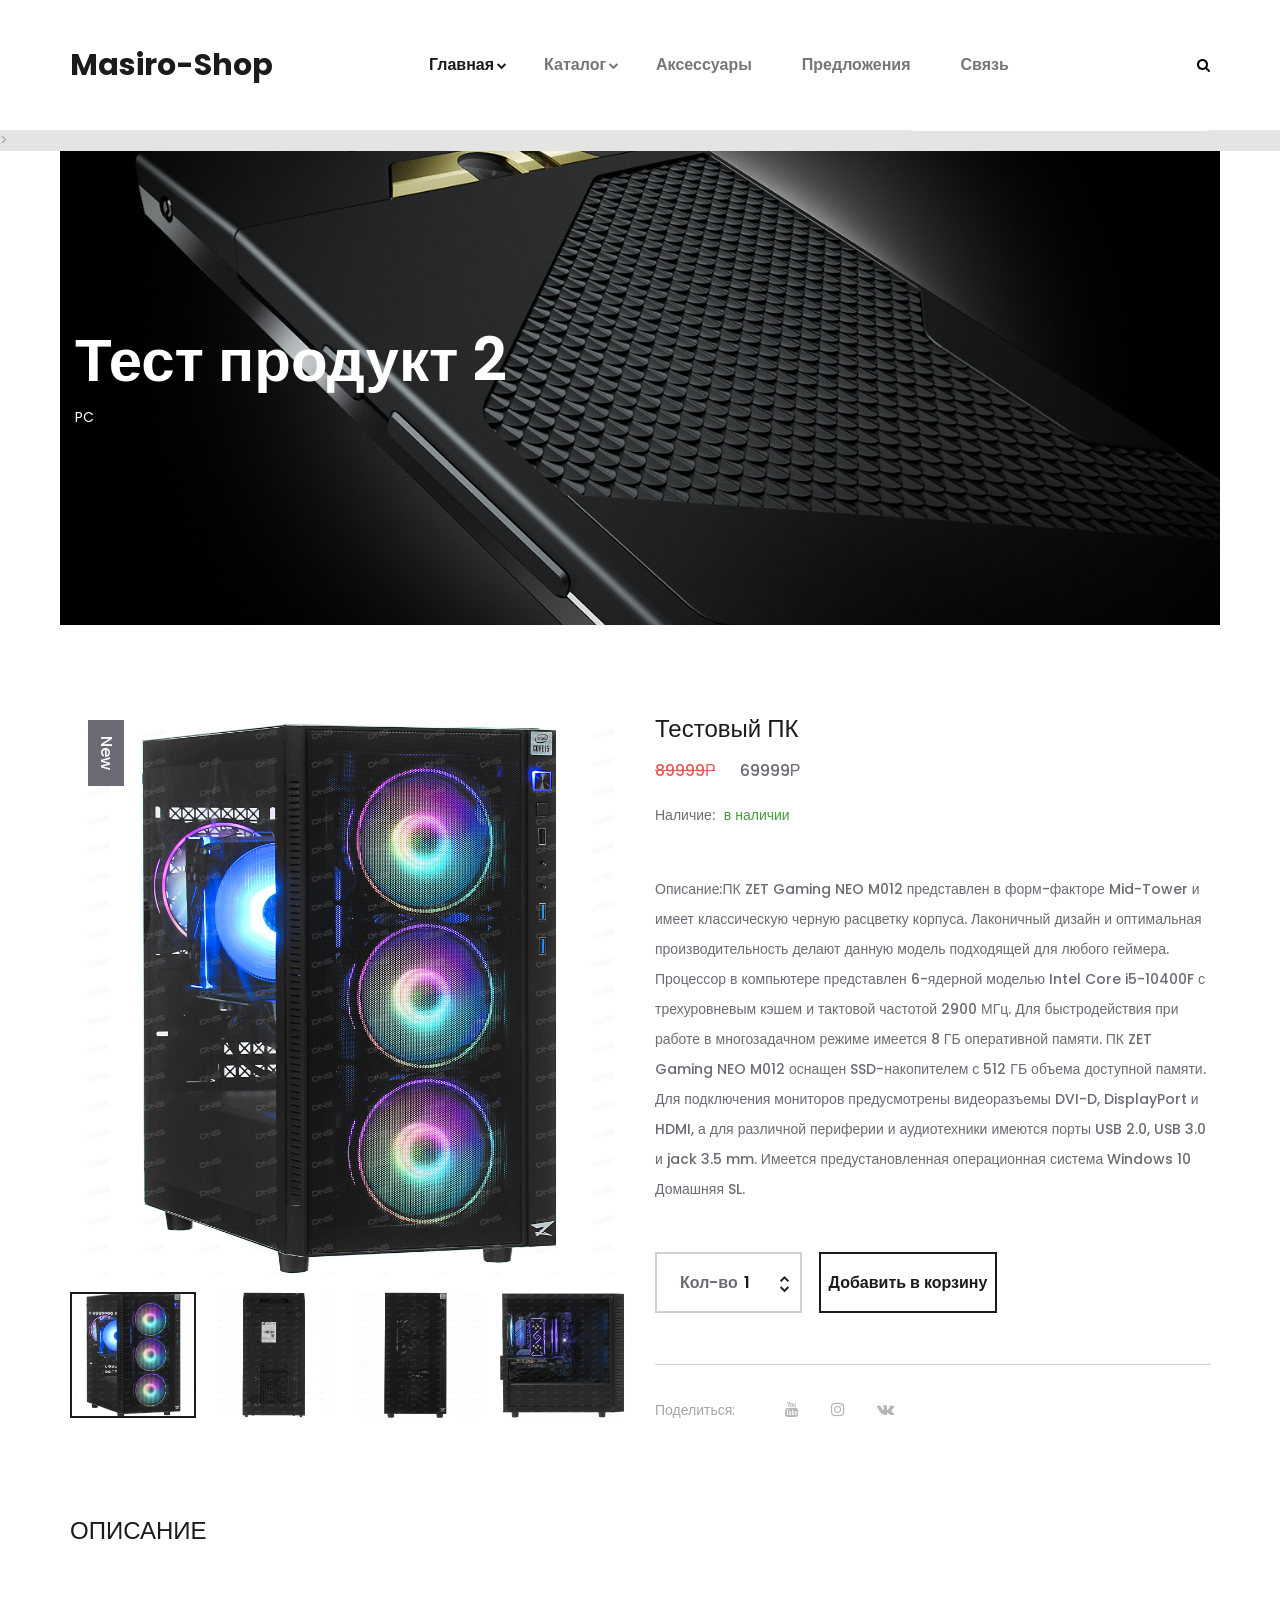
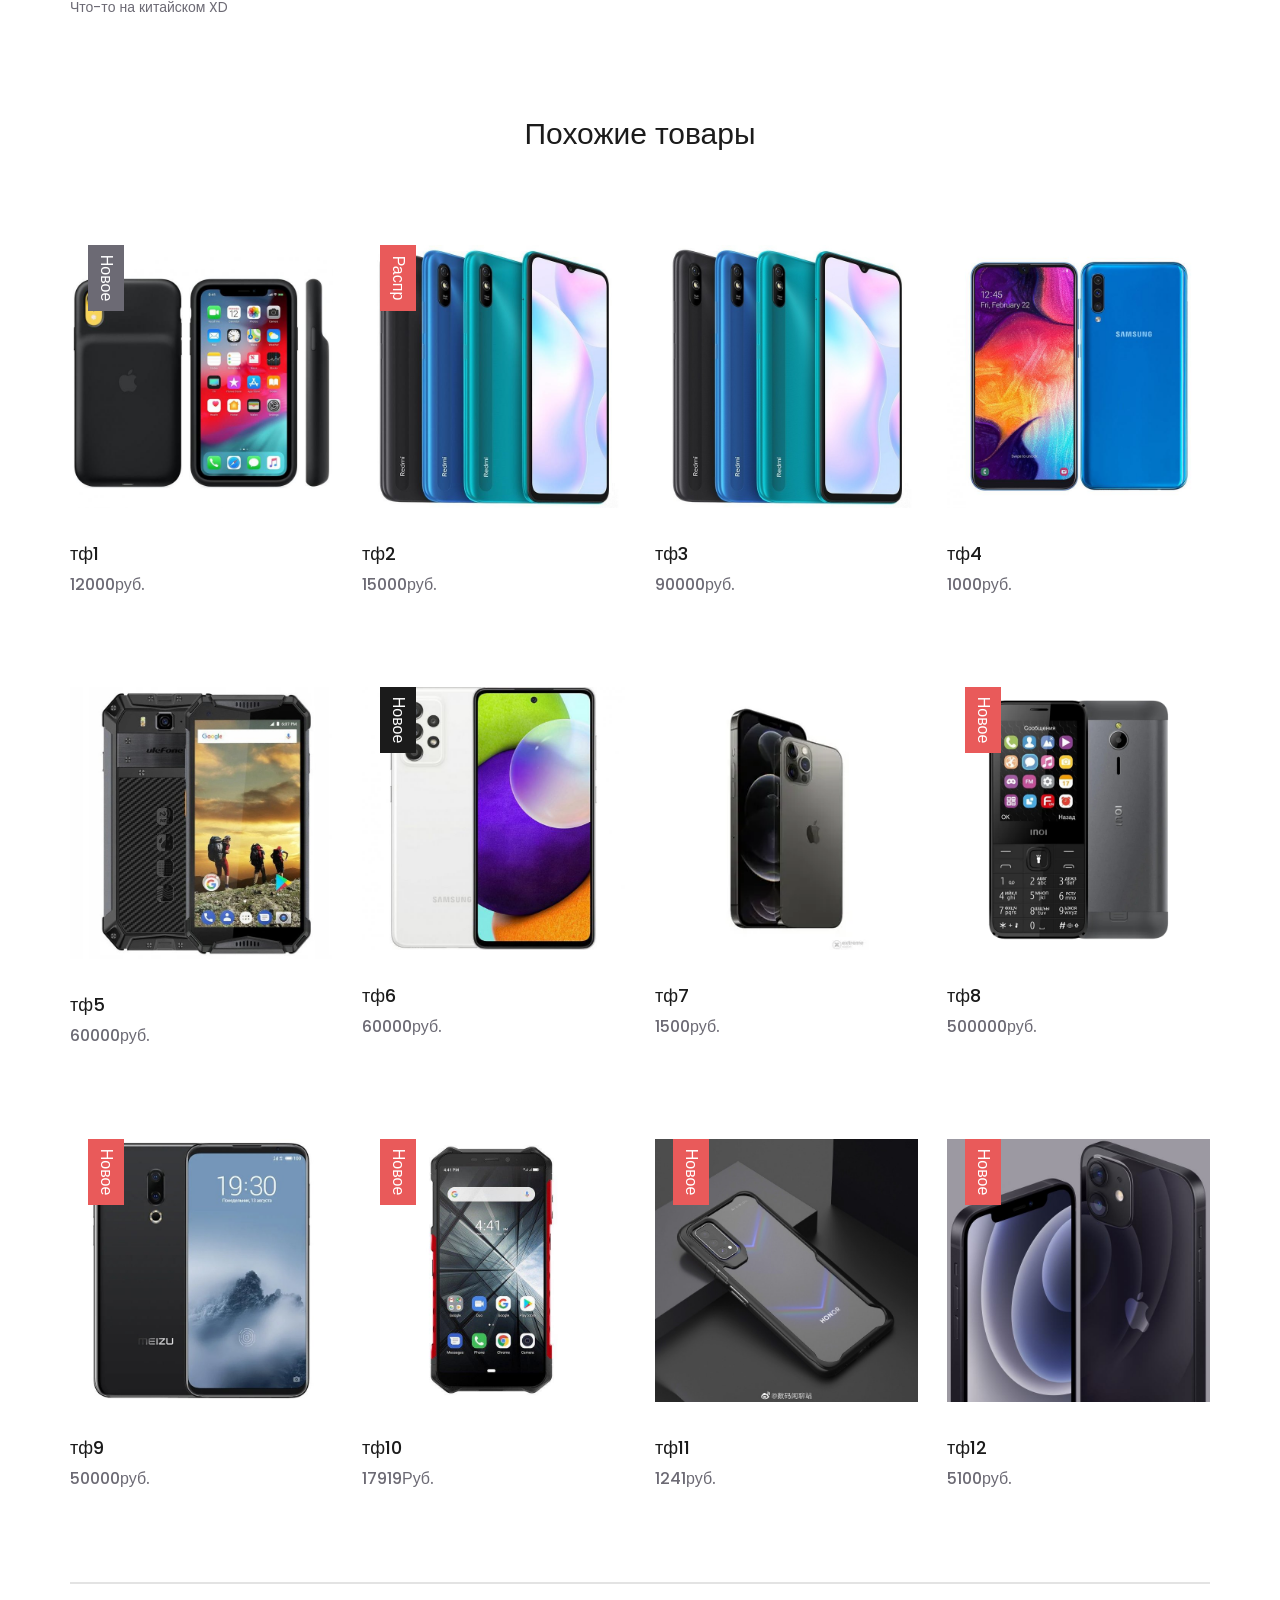
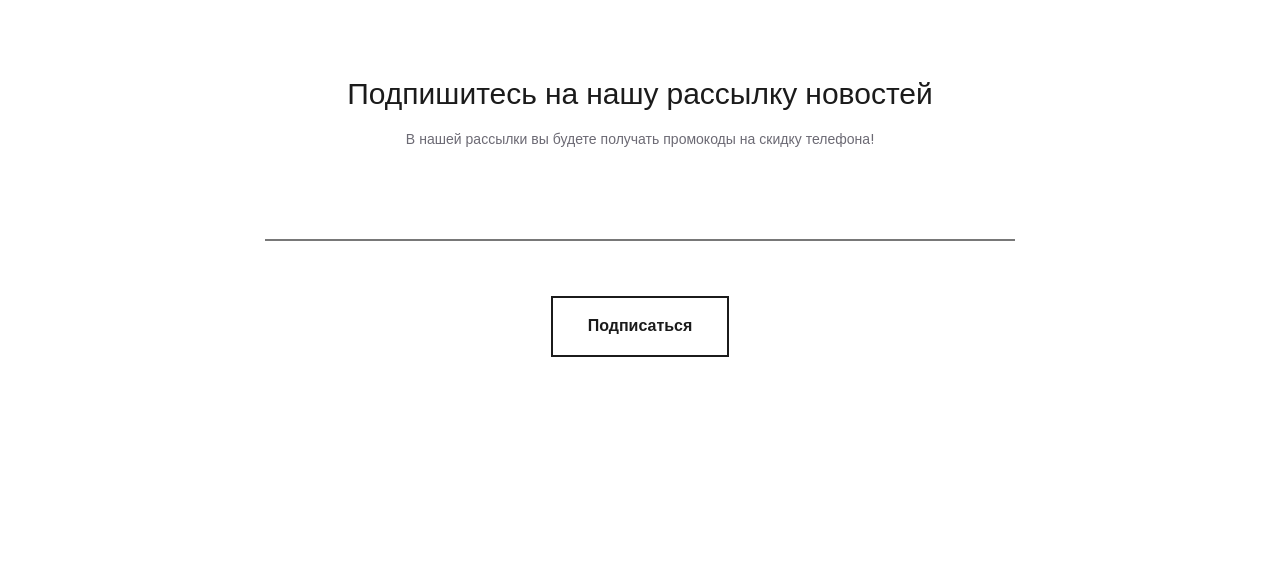
<file: static/category/product_2.html>
<!DOCTYPE html>
<html lang="en">
<head>
	<title>Masiro-Shop</title>
	<meta charset="utf-8">
	<meta http-equiv="X-UA-Compatible" content="IE=edge">
	<meta name="description" content="Sublime project">
	<meta name="viewport" content="width=device-width, initial-scale=1">
	<link rel="stylesheet" type="text/css" href="../styles/fraem_boot4/bootstrap.min.css">
	<link href="../pluginInternet/plugins/font-awesome/css/font-awesome.min.css" rel="stylesheet" type="text/css">
	<link rel="stylesheet" type="text/css" href="../pluginInternet/plugins/OwlCarousel2/owl.carousel.css">
	<link rel="stylesheet" type="text/css" href="../pluginInternet/plugins/OwlCarousel2/owl.theme.default.css">
	<link rel="stylesheet" type="text/css" href="../pluginInternet/plugins/OwlCarousel2/animate.css">
	<link rel="stylesheet" type="text/css" href="../styles/product.css">
	<link rel="stylesheet" type="text/css" href="../styles/product_2.css">
	<!--	<link rel="stylesheet" href="../css/reset.css">-->
	<!--	<link rel="stylesheet" href="../css/style.css">-->
</head>
<body>

<div class="super_container">
	<header class="header">
		<div class="header_container">
			<div class="container">
				<div class="row">
					<div class="col">
						<div class="header_content d-flex flex-row align-items-center justify-content-start">
							<div class="logo"><a href="../index.html">Masiro-Shop</a></div>
							<nav class="main_nav">
								<ul>
									<!--									Categ-->
									<li class="hassubs active">
										<a href="../index.html">Главная</a>
										<ul>
											<li><a href="categ.html">Каталог</a></li>
											<li><a href="product.html">Продукт</a></li>
											<li><a href="product_2.html">Продукт 2</a></li>
											<li><a href="#">Корзина</a></li>
											<li><a href="https://www.dns-shop.ru/configurator/">Собрать ПК</a></li>
											<!--											дороботать провер/доб в адм пан.	cheack.html	-->
											<li><a href="contact.html">Связь</a></li>
										</ul>
									</li>
									<!--									Categ-->
									<li class="hassubs">
										<a href="categ.html">Каталог</a>
										<ul>
											<li><a href="pc.html">Computers/Компьютеры</a></li>
											<li><a href="smartphone.html">SmartPhone/Телефоны</a></li>
											<li><a href="kmp_pc.html">Комплектующие для ПК</a></li>
											<li><a href="#">̶Н̶о̶у̶т̶б̶у̶к̶и̶/̶Н̶о̶у̶т̶б̶у̶к̶и̶</a></li>
											<li><a href="#">̶A̶c̶c̶e̶s̶s̶o̶r̶i̶e̶s̶/̶А̶к̶с̶е̶с̶с̶у̶а̶р̶ы̶</a></li>
										</ul>
									</li>
									<li><a href="#">Аксессуары</a></li>
									<li><a href="#">Предложения</a></li>
									<li><a href="contact.html">Связь</a></li>
								</ul>
							</nav>
							<div class="header_extra ml-auto">
								<div class="search">
									<div class="search_icon">
										<svg version="1.1" id="Capa_1" xmlns="http://www.w3.org/2000/svg"x="0px" y="0px"
										viewBox="0 0 475.084 475.084" style="enable-background:new 0 0 475.084 475.084;"
										 xml:space="preserve">
										<g>
											<path d="M464.524,412.846l-97.929-97.925c23.6-34.068,35.406-72.047,35.406-113.917c0-27.218-5.284-53.249-15.852-78.087
												c-10.561-24.842-24.838-46.254-42.825-64.241c-17.987-17.987-39.396-32.264-64.233-42.826
												C254.246,5.285,228.217,0.003,200.999,0.003c-27.216,0-53.247,5.282-78.085,15.847C98.072,26.412,76.66,40.689,58.673,58.676
												c-17.989,17.987-32.264,39.403-42.827,64.241C5.282,147.758,0,173.786,0,201.004c0,27.216,5.282,53.238,15.846,78.083
												c10.562,24.838,24.838,46.247,42.827,64.234c17.987,17.993,39.403,32.264,64.241,42.832c24.841,10.563,50.869,15.844,78.085,15.844
												c41.879,0,79.852-11.807,113.922-35.405l97.929,97.641c6.852,7.231,15.406,10.849,25.693,10.849
												c9.897,0,18.467-3.617,25.694-10.849c7.23-7.23,10.848-15.796,10.848-25.693C475.088,428.458,471.567,419.889,464.524,412.846z
												 M291.363,291.358c-25.029,25.033-55.148,37.549-90.364,37.549c-35.21,0-65.329-12.519-90.36-37.549
												c-25.031-25.029-37.546-55.144-37.546-90.36c0-35.21,12.518-65.334,37.546-90.36c25.026-25.032,55.15-37.546,90.36-37.546
												c35.212,0,65.331,12.519,90.364,37.546c25.033,25.026,37.548,55.15,37.548,90.36C328.911,236.214,316.392,266.329,291.363,291.358z
												"/>
										</g>
									</svg>
									</div>
								</div>
								<div class="hamburger"><i class="fa fa-bars" aria-hidden="true"></i></div>
							</div>
						</div>
					</div>
				</div>
			</div>
		</div>>
		<div class="search_panel trans_300">
			<div class="container">
				<div class="row">
					<div class="col">
						<div class="search_panel_content d-flex flex-row align-items-center justify-content-end">
							<form action="#">
								<input type="text" class="search_input" placeholder="Search" required="required">
							</form>
						</div>
					</div>
				</div>
			</div>
		</div>
		<!-- Social vk/ins/youtube -->
		<div class="header_social">
			<ul>
				<li><a href="https://www.youtube.com/"><i class="fa fa-youtube" aria-hidden="true"></i></a></li>
				<li><a href="https://www.instagram.com/"><i class="fa fa-instagram" aria-hidden="true"></i></a></li>
				<li><a href="https://vk.com/69kuroi69"><i class="fa fa-vk" aria-hidden="true"></i></a></li>
			</ul>
		</div>
	</header>
	<div class="menu menu_mm trans_300">
		<div class="menu_container menu_mm">
			<div class="page_menu_content">
				<div class="page_menu_search menu_mm">
					<form action="#">
						<input type="search" required="required" class="page_menu_search_input menu_mm" placeholder="Поиск...">
					</form>
				</div>
				<ul class="page_menu_nav menu_mm">
					<li class="page_menu_item has-children menu_mm">
						<a href="../index.html">Главная<i class="fa fa-angle-down"></i></a>
						<ul class="page_menu_selection menu_mm">
							<li class="page_menu_item menu_mm"><a href="categ.html">Каталог<i class="fa fa-angle-down"></i></a></li>
							<li class="page_menu_item menu_mm"><a href="product.html">Продукт 1<i class="fa fa-angle-down"></i></a></li>
							<li class="page_menu_item menu_mm"><a href="product_2.html">Продукт 2<i class="fa fa-angle-down"></i></a></li>
							<li class="page_menu_item menu_mm"><a href="#">Корзина<i class="fa fa-angle-down"></i></a></li>
							<li class="page_menu_item menu_mm"><a href="https://www.dns-shop.ru/configurator/">Собрать ПК<i class="fa fa-angle-down"></i></a></li>
							<li class="page_menu_item menu_mm"><a href="contact.html">Связь<i class="fa fa-angle-down"></i></a></li>
						</ul>
					</li>
					<li class="page_menu_item has-children menu_mm">
						<a href="categ.html">Каталог<i class="fa fa-angle-down"></i></a>
						<ul class="page_menu_selection menu_mm">
							<li class="page_menu_item menu_mm"><a href="pc.html">ПК<i class="fa fa-angle-down"></i></a></li>
							<li class="page_menu_item menu_mm"><a href="smartphone.html">ТФ<i class="fa fa-angle-down"></i></a></li>
							<li class="page_menu_item menu_mm"><a href="#">Комплекетующие для ПК<i class="fa fa-angle-down"></i></a></li>
							<li class="page_menu_item menu_mm"><a href="#">Ноутбуки<i class="fa fa-angle-down"></i></a></li>
							<li class="page_menu_item menu_mm"><a href="#">Аксессуары<i class="fa fa-angle-down"></i></a></li>
						</ul>
					</li>
					<li class="page_menu_item menu_mm"><a href="#">Аксессуары<i class="fa fa-angle-down"></i></a></li>
					<li class="page_menu_item menu_mm"><a href="#">Предложение<i class="fa fa-angle-down"></i></a></li>
					<li class="page_menu_item menu_mm"><a href="contact.html">Связь<i class="fa fa-angle-down"></i></a></li>
				</ul>
			</div>
		</div>
		<div class="menu_close"><i class="fa fa-times" aria-hidden="true"></i></div>
		<div class="menu_social">
			<ul>
				<li><a href="#"><i class="fa fa-pinterest" aria-hidden="true"></i></a></li>
				<li><a href="#"><i class="fa fa-instagram" aria-hidden="true"></i></a></li>
				<li><a href="#"><i class="fa fa-facebook" aria-hidden="true"></i></a></li>
				<li><a href="#"><i class="fa fa-twitter" aria-hidden="true"></i></a></li>
			</ul>
		</div>
	</div>
	<div class="home">
		<div class="home_container">
			<div class="home_background" style="background-image:url(../images/smartphone/categories_smarphone.jpg)"></div>
			<div class="home_content_container">
				<div class="container">
					<div class="row">
						<div class="col">
							<div class="home_content">
								<div class="home_title">Тест продукт 2</div>
								<div class="home_text"><p>PC</p></div>
							</div>
						</div>
					</div>
				</div>
			</div>
		</div>
	</div>
	<div class="product_details">
		<div class="container">
			<div class="row details_row">
				<div class="col-lg-6">
					<div class="details_image">
						<div class="details_image_large"><img src="../images/pc/prod/1.jpg" alt=""><div class="product_extra product_new"><a href="categ.html">New</a></div></div>
						<div class="details_image_thumbnails d-flex flex-row align-items-start justify-content-between">
							<div class="details_image_thumbnail active" data-image="images/pc/prod/1.jpg"><img src="../images/pc/prod/1.jpg" alt=""></div>
							<div class="details_image_thumbnail" data-image="../images/pc/prod/2.jpg"><img src="../images/pc/prod/2.jpg" alt=""></div>
							<div class="details_image_thumbnail" data-image="../images/pc/prod/3.jpg"><img src="../images/pc/prod/3.jpg" alt=""></div>
							<div class="details_image_thumbnail" data-image="../images/pc/prod/4.jpg"><img src="../images/pc/prod/4.jpg" alt=""></div>
						</div>
					</div>
				</div>
				<div class="col-lg-6">
					<div class="details_content">
						<div class="details_name">Тестовый  ПК</div>
						<div class="details_discount">89999Р</div>
						<div class="details_price">69999Р</div>
						<div class="in_stock_container">
							<div class="availability">Наличие:</div>
							<span>в наличии</span>
						</div>
						<div class="details_text">
							<p>Описание:ПК ZET Gaming NEO M012 представлен в форм-факторе Mid-Tower и имеет классическую черную расцветку корпуса. Лаконичный дизайн и оптимальная производительность делают данную модель подходящей для любого геймера. Процессор в компьютере представлен 6-ядерной моделью Intel Core i5-10400F с трехуровневым кэшем и тактовой частотой 2900 МГц. Для быстродействия при работе в многозадачном режиме имеется 8 ГБ оперативной памяти.
								ПК ZET Gaming NEO M012 оснащен SSD-накопителем с 512 ГБ объема доступной памяти. Для подключения мониторов предусмотрены видеоразъемы DVI-D, DisplayPort и HDMI, а для различной периферии и аудиотехники имеются порты USB 2.0, USB 3.0 и jack 3.5 mm. Имеется предустановленная операционная система Windows 10 Домашняя SL.</p>
						</div>
						<div class="product_quantity_container">
							<div class="product_quantity clearfix">
								<span>Кол-во</span>
								<input id="quantity_input" type="text" pattern="[0-9]*" value="1">
								<div class="quantity_buttons">
									<div id="quantity_inc_button" class="quantity_inc quantity_control"><i class="fa fa-chevron-up" aria-hidden="true"></i></div>
									<div id="quantity_dec_button" class="quantity_dec quantity_control"><i class="fa fa-chevron-down" aria-hidden="true"></i></div>
								</div>
							</div>
							<div class="button cart_button"><a href="#">Добавить в корзину</a></div>
						</div>
						<div class="details_share">
							<span>Поделиться:</span>
							<ul>
								<li><a href="https://www.youtube.com/"><i class="fa fa-youtube" aria-hidden="true"></i></a></li>
								<li><a href="https://www.instagram.com/"><i class="fa fa-instagram" aria-hidden="true"></i></a></li>
								<li><a href="https://vk.com/69kuroi69"><i class="fa fa-vk" aria-hidden="true"></i></a></li>
							</ul>
						</div>
					</div>
				</div>
			</div>
			<div class="row description_row">
				<div class="col">
					<div class="description_title_container">
						<div class="description_title">ОПИСАНИЕ</div>
<!--						<div class="reviews_title"><a href="#"><span></span></a></div>-->
					</div>
					<div class="description_text">
						<p>Что-то на китайском XD</p>
					</div>
				</div>
			</div>
		</div>
	</div>
	<div class="products">
		<div class="container">
			<div class="row">
				<div class="col text-center">
					<div class="products_title">Похожие товары</div>
				</div>
			</div>
			<div class="row">
				<div class="col">
					<div class="product_grid">
						<div class="product">
							<div class="product_image"><img src="../images/smartphone/1/pr1.jpg" alt=""></div>
							<div class="product_extra product_new"><a href="categ.html">Новое</a></div>
							<div class="product_content">
								<div class="product_title"><a href="product.html">тф1</a></div>
								<div class="product_price">12000руб.</div>
							</div>
						</div>
						<div class="product">
							<div class="product_image"><img src="../images/smartphone/2/pr2.jpg" alt=""></div>
							<div class="product_extra product_sale"><a href="categ.html">Распр</a></div>
							<div class="product_content">
								<div class="product_title"><a href="product.html">тф2</a></div>
								<div class="product_price">15000руб.</div>
							</div>
						</div>
						<div class="product">
							<div class="product_image"><img src="../images/smartphone/3/pr3.jpg" alt=""></div>
							<div class="product_content">
								<div class="product_title"><a href="product.html">тф3</a></div>
								<div class="product_price">90000руб.</div>
							</div>
						</div>
						<div class="product">
							<div class="product_image"><img src="../images/smartphone/4/pr4.jpg" alt=""></div>
							<div class="product_content">
								<div class="product_title"><a href="product.html">тф4</a></div>
								<div class="product_price">1000руб.</div>
							</div>
						</div>
						<div class="product">
							<div class="product_image"><img src="../images/smartphone/5/pr5.jpg" alt=""></div>
							<div class="product_content">
								<div class="product_title"><a href="product.html">тф5</a></div>
								<div class="product_price">60000руб.</div>
							</div>
						</div>
						<div class="product">
							<div class="product_image"><img src="../images/smartphone/6/pr6.jpg" alt=""></div>
							<div class="product_extra product_hot"><a href="categ.html">Новое</a></div>
							<div class="product_content">
								<div class="product_title"><a href="product.html">тф6</a></div>
								<div class="product_price">60000руб.</div>
							</div>
						</div>
						<div class="product">
							<div class="product_image"><img src="../images/smartphone/7/pr7.jpg" alt=""></div>
							<div class="product_content">
								<div class="product_title"><a href="product.html">тф7</a></div>
								<div class="product_price">1500руб.</div>
							</div>
						</div>
						<div class="product">
							<div class="product_image"><img src="../images/smartphone/8/pr8.jpg" alt=""></div>
							<div class="product_extra product_sale"><a href="categ.html">Новое</a></div>
							<div class="product_content">
								<div class="product_title"><a href="product.html">тф8</a></div>
								<div class="product_price">500000руб.</div>
							</div>
						</div>
						<div class="product">
							<div class="product_image"><img src="../images/smartphone/9/pr9.jpg" alt=""></div>
							<div class="product_extra product_sale"><a href="categ.html">Новое</a></div>
							<div class="product_content">
								<div class="product_title"><a href="product.html">тф9</a></div>
								<div class="product_price">50000руб.</div>
							</div>
						</div>
						<div class="product">
							<div class="product_image"><img src="../images/smartphone/10/pr10.jpg" alt=""></div>
							<div class="product_extra product_sale"><a href="categ.html">Новое</a></div>
							<div class="product_content">
								<div class="product_title"><a href="product.html">тф10</a></div>
								<div class="product_price">17919Руб.</div>
							</div>
						</div>
						<div class="product">
							<div class="product_image"><img src="../images/smartphone/11/pr11.jpg" alt=""></div>
							<div class="product_extra product_sale"><a href="categ.html">Новое</a></div>
							<div class="product_content">
								<div class="product_title"><a href="product.html">тф11</a></div>
								<div class="product_price">1241руб.</div>
							</div>
						</div>
						<div class="product">
							<div class="product_image"><img src="../images/smartphone/12/pr12.jpg" alt=""></div>
							<div class="product_extra product_sale"><a href="categ.html">Новое</a></div>
							<div class="product_content">
								<div class="product_title"><a href="product.html">тф12</a></div>
								<div class="product_price">5100руб.</div>
							</div>
						</div>
					</div>
				</div>
			</div>
		</div>
	</div>
	<div class="newsletter">
		<div class="container">
			<div class="row">
				<div class="col">
					<div class="newsletter_border"></div>
				</div>
			</div>
			<div class="row">
				<div class="col-lg-8 offset-lg-2">
					<div class="newsletter_content text-center">
						<div class="newsletter_title">Подпишитесь на нашу рассылку новостей</div>
						<div class="newsletter_text"><p>В нашей рассылки вы будете получать промокоды на скидку телефона!</p></div>
						<div class="newsletter_form_container">
							<form action="#" id="newsletter_form" class="newsletter_form">
								<input type="email" class="newsletter_input" required="required">
								<button class="newsletter_button trans_200"><span>Подписаться</span></button>
							</form>
						</div>
					</div>
				</div>
			</div>
		</div>
	</div>
	<div class="footer_overlay"></div>
	<footer class="footer">
		<div class="footer_background" style="background-image:url(../images/front_smartphone/down.jpg)"></div>
		<div class="container">
			<div class="row">
				<div class="col">
					<div class="footer_content d-flex flex-lg-row flex-column align-items-center justify-content-lg-start justify-content-center">
						<div class="footer_logo"><a href="#">Masiro-Shop</a></div>
						<div class="copyright ml-auto mr-auto">
						Все права защищены от копирования / All rights reserved from copying  -> <a href="https://vk.com/69kuroi69" target="_blank">VK-Masiro</a></div>
						<div class="footer_social ml-lg-auto">
							<ul>
								<li><a href="https://www.youtube.com/"><i class="fa fa-youtube" aria-hidden="true"></i></a></li>
								<li><a href="https://www.instagram.com/"><i class="fa fa-instagram" aria-hidden="true"></i></a></li>
								<li><a href="https://vk.com/69kuroi69"><i class="fa fa-vk" aria-hidden="true"></i></a></li>
							</ul>
						</div>
					</div>
				</div>
			</div>
		</div>
	</footer>
</div>

<script src="../js/jquery_321.min.js"></script>
<script src="../styles/fraem_boot4/popper.js"></script>
<script src="../styles/fraem_boot4/bootstrap.min.js"></script>
<script src="../pluginInternet/plugins/greensock/TweenMax.min.js"></script>
<script src="../pluginInternet/plugins/greensock/TimelineMax.min.js"></script>
<script src="../pluginInternet/plugins/scrollmagic/ScrollMagic.min.js"></script>
<script src="../pluginInternet/plugins/greensock/animation.gsap.min.js"></script>
<script src="../pluginInternet/plugins/greensock/ScrollToPlugin.min.js"></script>
<script src="../pluginInternet/plugins/OwlCarousel2/owl.carousel.js"></script>
<script src="../pluginInternet/plugins/Isotope/isotope.pkgd.min.js"></script>
<script src="../pluginInternet/plugins/easing/easing.js"></script>
<script src="../pluginInternet/plugins/parallax-js-master/parallax.min.js"></script>
<script src="../js/prod.js"></script>
</body>
</html>
</file>
<file: static/styles/product.css>
@charset "utf-8";
@import url('https://fonts.googleapis.com/css?family=Poppins:300,400,500,600,700,800,900');


*
{
	margin: 0;
	padding: 0;
	-webkit-font-smoothing: antialiased;
	-webkit-text-shadow: rgba(0,0,0,.01) 0 0 1px;
	text-shadow: rgba(0,0,0,.01) 0 0 1px;
}
body
{
	font-family: 'Poppins', sans-serif;
	font-size: 14px;
	font-weight: 400;
	background: #FFFFFF;
	color: #a5a5a5;
}
div
{
	display: block;
	position: relative;
	-webkit-box-sizing: border-box;
    -moz-box-sizing: border-box;
    box-sizing: border-box;
}
ul
{
	list-style: none;
	margin-bottom: 0px;
}
p
{
	font-family: 'Poppins', sans-serif;
	font-size: 14px;
	line-height: 2.14;
	font-weight: 400;
	color: #6c6a74;
	-webkit-font-smoothing: antialiased;
	-webkit-text-shadow: rgba(0,0,0,.01) 0 0 1px;
	text-shadow: rgba(0,0,0,.01) 0 0 1px;
}
p a
{
	display: inline;
	position: relative;
	color: inherit;
	border-bottom: solid 1px #ffa07f;
	-webkit-transition: all 200ms ease;
	-moz-transition: all 200ms ease;
	-ms-transition: all 200ms ease;
	-o-transition: all 200ms ease;
	transition: all 200ms ease;
}
p:last-of-type
{
	margin-bottom: 0;
}
a, a:hover, a:visited, a:active, a:link
{
	text-decoration: none;
	-webkit-font-smoothing: antialiased;
	-webkit-text-shadow: rgba(0,0,0,.01) 0 0 1px;
	text-shadow: rgba(0,0,0,.01) 0 0 1px;
}
p a:active
{
	position: relative;
	color: #FF6347;
}
p a:hover
{
	color: #FFFFFF;
	background: #ffa07f;
}
p a:hover::after
{
	opacity: 0.2;
}
::selection
{
	
}
p::selection
{
	
}
h1{font-size: 48px;}
h2{font-size: 36px;}
h3{font-size: 24px;}
h4{font-size: 18px;}
h5{font-size: 14px;}
h1, h2, h3, h4, h5, h6
{
	font-family: 'Open Sans', sans-serif;
	-webkit-font-smoothing: antialiased;
	-webkit-text-shadow: rgba(0,0,0,.01) 0 0 1px;
	text-shadow: rgba(0,0,0,.01) 0 0 1px;
}
h1::selection, 
h2::selection, 
h3::selection, 
h4::selection, 
h5::selection, 
h6::selection
{
	
}
.form-control
{
	color: #db5246;
}
section
{
	display: block;
	position: relative;
	box-sizing: border-box;
}
.clear
{
	clear: both;
}
.clearfix::before, .clearfix::after
{
	content: "";
	display: table;
}
.clearfix::after
{
	clear: both;
}
.clearfix
{
	zoom: 1;
}
.float_left
{
	float: left;
}
.float_right
{
	float: right;
}
.trans_200
{
	-webkit-transition: all 200ms ease;
	-moz-transition: all 200ms ease;
	-ms-transition: all 200ms ease;
	-o-transition: all 200ms ease;
	transition: all 200ms ease;
}
.trans_300
{
	-webkit-transition: all 300ms ease;
	-moz-transition: all 300ms ease;
	-ms-transition: all 300ms ease;
	-o-transition: all 300ms ease;
	transition: all 300ms ease;
}
.trans_400
{
	-webkit-transition: all 400ms ease;
	-moz-transition: all 400ms ease;
	-ms-transition: all 400ms ease;
	-o-transition: all 400ms ease;
	transition: all 400ms ease;
}
.trans_500
{
	-webkit-transition: all 500ms ease;
	-moz-transition: all 500ms ease;
	-ms-transition: all 500ms ease;
	-o-transition: all 500ms ease;
	transition: all 500ms ease;
}
.fill_height
{
	height: 100%;
}
.super_container
{
	width: 100%;
	overflow: hidden;
}
.prlx_parent
{
	overflow: hidden;
}
.prlx
{
	height: 130% !important;
}
.parallax-window
{
    min-height: 400px;
    background: transparent;
}
.nopadding
{
	padding: 0px !important;
}
.button
{
	width: 178px;
	height: 61px;
	background: none;
	text-align: center;
	border: solid 2px #1b1b1b;
	overflow: hidden;
	cursor: pointer;
}
.button a
{
	display: block;
	position: relative;
	font-size: 16px;
	font-weight: 600;
	line-height: 57px;
	color: #1b1b1b;
	background: none;
	z-index: 1;
	-webkit-transition: all 200ms ease;
	-moz-transition: all 200ms ease;
	-ms-transition: all 200ms ease;
	-o-transition: all 200ms ease;
	transition: all 200ms ease;
}
.button::after
{
	content: '';
    position: absolute;
    top: 0;
    left: 0;
    width: 150%;
    height: 100%;
    background: #FFFFFF;
    z-index: 0;
    opacity: 0;
    -webkit-transform: rotate3d(0, 0, 1, -45deg) translate3d(0, -3em, 0);
    transform: rotate3d(0, 0, 1, -45deg) translate3d(0, -3em, 0);
    -webkit-transform-origin: 0% 100%;
    transform-origin: 0% 100%;
    -webkit-transition: -webkit-transform 0.3s, opacity 0.3s, background-color 0.3s;
    transition: transform 0.3s, opacity 0.3s, background-color 0.3s;
}
.button:hover::after
{
	opacity: 1;
    -webkit-transform: rotate3d(0, 0, 1, 0deg);
    transform: rotate3d(0, 0, 1, 0deg);
    -webkit-transition-timing-function: cubic-bezier(0.2, 1, 0.3, 1);
    transition-timing-function: cubic-bezier(0.2, 1, 0.3, 1);
}
.button_light
{
	border: solid 2px #FFFFFF;
}
.button_light a
{
	color: #FFFFFF;
}
.button:hover a
{
	color: #FFFFFF;
}
.button_light:hover a
{
	color: #1b1b1b;
}

.header
{
	display: block;
	position: fixed;
	top: 0;
	left: 0;
	width: 100%;
	z-index: 100;
}
.header_container
{
	width: 100%;
	z-index: 1;
	background: #FFFFFF;
}
.header_content
{
	width: 100%;
	height: 130px;
	-webkit-transition: all 200ms ease;
	-moz-transition: all 200ms ease;
	-ms-transition: all 200ms ease;
	-o-transition: all 200ms ease;
	transition: all 200ms ease;
}
.header.scrolled .header_content
{
	height: 70px;
}
.logo a
{
	font-size: 30px;
	font-weight: 700;
	color: #1b1b1b;
	-webkit-transition: all 200ms ease;
	-moz-transition: all 200ms ease;
	-ms-transition: all 200ms ease;
	-o-transition: all 200ms ease;
	transition: all 200ms ease;
}
.header.scrolled .logo a
{
	font-size: 24px;
}
.main_nav
{
	margin-left: 156px;
}
.main_nav > ul > li
{
	display: inline-block;
	position: relative;
}
.main_nav > ul > li:not(:last-child)
{
	margin-right: 46px;
}
.main_nav > ul > li > a
{
	font-size: 16px;
	font-weight: 600;
	color: #767676;
	-webkit-transition: all 200ms ease;
	-moz-transition: all 200ms ease;
	-ms-transition: all 200ms ease;
	-o-transition: all 200ms ease;
	transition: all 200ms ease;
}
.main_nav > ul > li > a:hover,
.main_nav > ul > li.active > a
{
	color: #1b1b1b;
}
.main_nav ul li.hassubs::after
{
	position: absolute;
	top: 50%;
	-webkit-transform: translateY(-50%);
	-moz-transform: translateY(-50%);
	-ms-transform: translateY(-50%);
	-o-transform: translateY(-50%);
	transform: translateY(-50%);
	left: calc(100% + 3px);
	font-family: 'FontAwesome';
	font-size: 10px;
	content: '\f078';
	color: #767676;
}
.main_nav ul li:hover::after,
.main_nav ul li.active::after
{
	color: #1b1b1b;
}
.hassubs ul
{
	position: absolute;
	right: -15px;
	top: calc(100% + 20px);
	text-align: right;
	background: #FFFFFF;
	padding-right: 25px;
	padding-left: 35px;
	padding-top: 25px;
	padding-bottom: 25px;
	visibility: hidden;
	opacity: 0;
	-webkit-transition: all 200ms ease;
	-moz-transition: all 200ms ease;
	-ms-transition: all 200ms ease;
	-o-transition: all 200ms ease;
	transition: all 200ms ease;
}
.hassubs:hover ul
{
	visibility: visible;
	opacity: 1;
	top: calc(100% + 0px);
}
.hassubs ul li:not(:last-child)
{
	margin-bottom: 11px;
}
.hassubs ul li a
{
	font-size: 14px;
	font-weight: 600;
	color: #767676;
	-webkit-transition: all 200ms ease;
	-moz-transition: all 200ms ease;
	-ms-transition: all 200ms ease;
	-o-transition: all 200ms ease;
	transition: all 200ms ease;
}
.hassubs ul li a:hover
{
	color: #1b1b1b;
}
.header_extra
{

}
.shopping_cart
{
	display: inline-block;
}
.shopping_cart a svg
{
	display: inline-block;
	width: 20px;
	height: 20px;
	vertical-align: middle;
	-webkit-transition: all 200ms ease;
	-moz-transition: all 200ms ease;
	-ms-transition: all 200ms ease;
	-o-transition: all 200ms ease;
	transition: all 200ms ease;
}
.shopping_cart a:hover svg,
.shopping_cart a:hover div
{
	fill: #e95a5a;
	color: #e95a5a;
}
.shopping_cart a div
{
	display: inline-block;
	vertical-align: middle;
	font-size: 14px;
	font-weight: 500;
	color: #1b1b1b;
	margin-left: 13px;
	-webkit-transition: all 200ms ease;
	-moz-transition: all 200ms ease;
	-ms-transition: all 200ms ease;
	-o-transition: all 200ms ease;
	transition: all 200ms ease;
}
.shopping_cart a div span
{
	margin-left: 4px;
}
.search
{
	display: inline-block;
	margin-left: 51px;
	cursor: pointer;
	vertical-align: sub;
	-webkit-transform: translateY(-1px);
	-moz-transform: translateY(-1px);
	-ms-transform: translateY(-1px);
	-o-transform: translateY(-1px);
	transform: translateY(-1px);
}
.search_icon
{
	width: 13px;
	height: 13px;
}
.search_icon svg
{
	-webkit-transition: all 200ms ease;
	-moz-transition: all 200ms ease;
	-ms-transition: all 200ms ease;
	-o-transition: all 200ms ease;
	transition: all 200ms ease;
}
.search_icon:hover svg
{
	fill: #e95a5a;
}
.hamburger
{
	display: none;
	margin-left: 30px;
	cursor: pointer;
	margin-right: 4px;
	-webkit-transform: translateY(2px);
	-moz-transform: translateY(2px);
	-ms-transform: translateY(2px);
	-o-transform: translateY(2px);
	transform: translateY(2px);
}
.hamburger i
{
	font-size: 18px;
	color: #1b1b1b;
}
.search_panel
{
	position: absolute;
	left: 0;
	bottom: 0;
	width: 100%;
	background: #e4e4e4;
	z-index: -1;
}
.search_panel.active
{
	bottom: -80px;
}
.search_panel_content
{
	height: 80px;
}
.search_input
{
	width: 300px;
	height: 40px;
	border: none;
	outline: none;
	border-radius: 3px;
	padding-left: 20px;
}
.search_input::-webkit-input-placeholder
{
	font-size: 14px !important;
	font-weight: 400 !important;
	font-style: italic;
	color: #767676 !important;
}
.search_input:-moz-placeholder
{
	font-size: 14px !important;
	font-weight: 400 !important;
	font-style: italic;
	color: #767676 !important;
}
.search_input::-moz-placeholder
{
	font-size: 14px !important;
	font-weight: 400 !important;
	font-style: italic;
	color: #767676 !important;
} 
.search_input:-ms-input-placeholder
{ 
	font-size: 14px !important;
	font-weight: 400 !important;
	font-style: italic;
	color: #767676 !important;
}
.search_input::input-placeholder
{
	font-size: 14px !important;
	font-weight: 400 !important;
	font-style: italic;
	color: #767676 !important;
}
.header_social
{
	position: absolute;
	top: 50%;
	-webkit-transform: translateY(-50%);
	-moz-transform: translateY(-50%);
	-ms-transform: translateY(-50%);
	-o-transform: translateY(-50%);
	transform: translateY(-50%);
	right: 60px;
	z-index: 1;
	margin-right: -5px;
}
.header_social ul li
{
	display: inline-block;
}
.header_social ul li:not(:last-child)
{
	margin-right: 18px;
}
.header_social ul li a i
{
	font-size: 16px;
	color: #b5b5b5;
	padding: 5px;
	-webkit-transition: all 200ms ease;
	-moz-transition: all 200ms ease;
	-ms-transition: all 200ms ease;
	-o-transition: all 200ms ease;
	transition: all 200ms ease;
}
.header_social ul li a i:hover
{
	color: #1b1b1b;
}

.menu
{
	position: fixed;
	top: 0;
	right: -400px;
	width: 400px;
	height: 100vh;
	background: #e4e4e4;
	z-index: 101;
}
.menu.active
{
	right: 0;
}
.menu_container
{
	width: 100%;
	height: 0px;
	padding-top: 130px;
}
.menu.active .menu_container
{
	height: 500px;
}
.page_menu_content
{
	padding-left: 30px;
	padding-right: 30px;
	overflow: hidden;
	text-align: right;
}
.page_menu_search
{
	display: none;
	width: 100%;
	margin-top: 30px;
	margin-bottom: 30px;
}
.page_menu_nav
{

}
.page_menu_search_input
{
	width: 100%;
	height: 40px;
	background: #FFFFFF;
	border: none;
	outline: none;
	padding-left: 25px;
}
.page_menu_item
{
	display: block;
	position: relative;
	vertical-align: middle;
}
.page_menu_nav > li
{
	border-bottom: solid 1px rgba(0,0,0,0.2);
}
.page_menu_item > a
{
	display: block;
	color: #1b1b1b;
	font-weight: 700;
	line-height: 50px;
	height: 50px;
	font-size: 16px;
	-webkit-transition: all 200ms ease;
	-moz-transition: all 200ms ease;
	-ms-transition: all 200ms ease;
	-o-transition: all 200ms ease;
	transition: all 200ms ease;
}
.page_menu_item > a:hover
{
	color: #c3c1cc;
}
.page_menu_item a i
{
	display: none;
	margin-left: 8px;
}
.page_menu_item.has-children > a > i
{
	display: inline-block;
}
.page_menu_selection
{
	margin: 0;
	width: 100%;
	height: 0px;
	overflow: hidden;
	z-index: 1;
}
.page_menu_selection li
{
	padding-right: 15px;
	line-height: 40px;
}
.page_menu_selection li:last-child
{
	padding-bottom: 20px;
}
.page_menu_selection li a
{
	display: block;
	color: #1b1b1b;
	border-bottom: solid 1px rgba(0,0,0,0.2);
	font-size: 14px;
	-webkit-transition: opacity 0.3s ease;
	-moz-transition: opacity 0.3s ease;
	-ms-transition: opacity 0.3s ease;
	-o-transition: opacity 0.3s ease;
	transition: all 0.3s ease;
}
.page_menu_selection li a:hover
{
	color: #c3c1cc;
}
.page_menu_selection li:last-child a
{
	border-bottom: none;
}
.menu_social
{
	position: absolute;
	right: 30px;
	bottom: 15px;
}
.menu_social ul li
{
	display: inline-block;
}
.menu_social ul li:not(:last-child)
{
	margin-right: 18px;
}
.menu_social ul li a i
{
	font-size: 16px;
	color: #b5b5b5;
	padding: 5px;
	-webkit-transition: all 200ms ease;
	-moz-transition: all 200ms ease;
	-ms-transition: all 200ms ease;
	-o-transition: all 200ms ease;
	transition: all 200ms ease;
}
.menu_social ul li a i:hover
{
	color: #1b1b1b;
}
.menu_close
{
	position: absolute;
	top: 25px;
	right: 25px;
	cursor: pointer;
}
.menu_close i
{
	font-size: 16px;
	color: #1b1b1b;
	padding: 5px;
}


.home
{
	width: 100%;
	height: 625px;
	background: #FFFFFF;
	z-index: 2;
	padding-top: 130px;
	padding-left: 60px;
	padding-right: 60px;
}
.home_container
{
	width: 100%;
	height: 100%;
}
.home_background
{
	position: absolute;
	top: 0;
	left: 0;
	width: 100%;
	height: 100%;
	background-repeat: no-repeat;
	background-size: cover;
	background-position: center center;
}
.home_content_container
{
	position: absolute;
	top: 50%;
	left: 0;
	-webkit-transform: translateY(-50%);
	-moz-transform: translateY(-50%);
	-ms-transform: translateY(-50%);
	-o-transform: translateY(-50%);
	transform: translateY(-50%);
	width: 100%;
}
.home_content
{
	width: 580px;
}
.home_title
{
	font-size: 60px;
	font-weight: 600;
	color: #FFFFFF;
	line-height: 1.2;
}
.home_title span
{
	color: #e95a5a;
}
.home_text
{
	margin-top: 7px;
}
.home_text p
{
	color: #FFFFFF;
}


.product_details
{
	width: 100%;
	background: #FFFFFF;
	z-index: 2;
}
.details_row
{
	margin-top: 95px;
}
.details_image
{
	
}
.details_image_large
{
	width: 100%;
}
.details_image_large img
{
	max-width: 100%;
}
.details_image_thumbnails
{
	margin-top: 17px;
}
.details_image_thumbnail
{
	width: calc((100% - 51px) / 4);
	cursor: pointer;
}
.details_image_thumbnail::after
{
	display: block;
	position: absolute;
	top: 0;
	left: 0;
	width: 100%;
	height: 100%;
	border: solid 2px #1b1b1b;
	content: '';
	background: transparent;
	pointer-events: none;
	visibility: hidden;
	opacity: 0;
	-webkit-transition: all 200ms ease;
	-moz-transition: all 200ms ease;
	-ms-transition: all 200ms ease;
	-o-transition: all 200ms ease;
	transition: all 200ms ease;
}
.details_image_thumbnail.active::after,
.details_image_thumbnail:hover::after
{
	visibility: visible;
	opacity: 1;
}
.details_image_thumbnail img
{
	max-width: 100%;
}
.product_name
{
	font-size: 30px;
	font-weight: 600;
	color: #232323;
	line-height: 0.75;
}
.product_price
{
	font-size: 24px;
	font-weight: 600;
	margin-top: 9px;
	color: #8a8a8a;
}
.in_stock_container
{
	margin-top: 22px;
}
.availability
{
	display: inline-block;
	font-size: 14px;
	font-weight: 500;
	color: #6c6a74;
}
.in_stock_container span
{
	display: inline-block;
	font-size: 14px;
	font-weight: 500;
	color: #44a038;
	margin-left: 5px;
}
.details_name
{
	font-size: 24px;
	font-weight: 500;
	color: #1b1b1b;
	margin-top: -9px;
}
.details_discount
{
	display: inline-block;
	font-size: 16px;
	font-weight: 500;
	color: #e95a5a;
	margin-right: 20px;
	text-decoration: line-through;
}
.details_price
{
	display: inline-block;
	font-size: 16px;
	font-weight: 500;
	color: #6c6a74;
	margin-top: 12px;
}
.details_text
{
	margin-top: 49px;
}
.details_text p
{
	font-weight: 500;
}
.product_quantity_container
{
	margin-top: 48px;
}
.product_quantity
{
	display: inline-block;
	width: 147px;
	height: 61px;
	border: solid 2px #d0d0d0;
	overflow: hidden;
	padding-left: 78px;
	vertical-align: middle;
}
.product_quantity span
{
	position: absolute;
	top: 50%;
	left: 23px;
	-webkit-transform: translateY(-50%);
	-moz-transform: translateY(-50%);
	-ms-transform: translateY(-50%);
	-o-transform: translateY(-50%);
	transform: translateY(-50%);
	font-size: 16px;
	font-weight: 600;
	color: #6c6a74;
}
.product_quantity input
{
	display: block;
	width: 30px;
	height: 57px;
	border: none;
	outline: none;
	font-size: 16px;
	font-weight: 600;
	color: #1b1b1b;
	text-align: left;
	padding-left: 9px;
	line-height: 39px;
	float: left;
}
.quantity_buttons
{
	position: absolute;
	top: 0;
	right: 1px;
	height: 100%;
	width: 29px;
}
.quantity_inc, 
.quantity_dec
{
	display: -webkit-box;
	display: -moz-box;
	display: -ms-flexbox;
	display: -webkit-flex;
	display: flex;
	flex-direction: column;
	align-items: center;
	width: 100%;
	height: 50%;
	cursor: pointer;
}
.quantity_control i
{
	font-size: 10px;
	color: #232323;
	pointer-events: none;
}
.quantity_control:active
{
	border: solid 1px rgba(14, 140, 228, 0.2);
}
.quantity_inc
{
	padding-bottom: 3px;
	justify-content: flex-end;
}
.quantity_inc i
{
	-webkit-transform: translateY(3px);
	-moz-transform: translateY(3px);
	-ms-transform: translateY(3px);
	-o-transform: translateY(3px);
	transform: translateY(3px);
}
.quantity_dec
{
	padding-top: 3px;
	justify-content: flex-start;
}
.quantity_dec i
{
	-webkit-transform: translateY(-3px);
	-moz-transform: translateY(-3px);
	-ms-transform: translateY(-3px);
	-o-transform: translateY(-3px);
	transform: translateY(-3px);
}
.cart_button
{
	display: inline-block;
	vertical-align: middle;
	margin-left: 13px;
}
.cart_button::after
{
	background: #1b1b1b;
}
.details_share
{
	margin-top: 51px;
	border-top: solid 1px #d0d0d0;
}
.details_share span
{
	display: inline-block;
}
.details_share ul
{
	display: inline-block;
	margin-top: 31px;
	margin-left: 41px;
}
.details_share ul li
{
	display: inline-block;
}
.details_share ul li:not(:last-child)
{
	margin-right: 18px;
}
.details_share ul li a i
{
	font-size: 16px;
	color: #b5b5b5;
	padding: 5px;
	-webkit-transition: all 200ms ease;
	-moz-transition: all 200ms ease;
	-ms-transition: all 200ms ease;
	-o-transition: all 200ms ease;
	transition: all 200ms ease;
}
.details_share ul li a i:hover
{
	color: #1b1b1b;
}
.description_row
{
	margin-top: 91px;
}
.description_title
{
	display: inline-block;
	font-size: 24px;
	font-weight: 500;
	color: #1b1b1b;
}
.reviews_title
{
	display: inline-block;
	margin-left: 41px;
}
.reviews_title a
{
	font-size: 24px;
	font-weight: 500;
	color: #6c6a74;
	-webkit-transition: all 200ms ease;
	-moz-transition: all 200ms ease;
	-ms-transition: all 200ms ease;
	-o-transition: all 200ms ease;
	transition: all 200ms ease;
}
.reviews_title a:hover
{
	color: #1b1b1b;
}
.description_text
{
	margin-top: 44px;
}


.products
{
	width: 100%;
	background: #FFFFFF;
	z-index: 2;
	padding-top: 89px;
}
.products_title
{
	font-size: 30px;
	font-weight: 500;
	color: #1b1b1b;
}
.product_grid
{
	margin-top: 88px;
}
.product
{
	width: calc((100% - 90px) / 4);
	margin-bottom: 59px;
}
.product_image
{
	width: 100%;
}
.product_image img
{
	max-width: 100%;
}
.product_content
{
	width: 100%;
	padding-top: 36px;
	padding-bottom: 38px;
}
.product_title a
{
	font-size: 18px;
	font-weight: 500;
	color: #1b1b1b;
	line-height: 1.1;
	-webkit-transition: all 200ms ease;
	-moz-transition: all 200ms ease;
	-ms-transition: all 200ms ease;
	-o-transition: all 200ms ease;
	transition: all 200ms ease;
}
.product_title a:hover
{
	color: #e95a5a;
}
.product_price
{
	font-size: 16px;
	font-weight: 500;
	color: #6c6a74;
	line-height: 0.75;
	margin-top: 13px;
}
.product_extra
{
	position: absolute;
	top: 0;
	left: 54px;
	width: 66px;
	height: 36px;
	text-align: center;
	-webkit-transform-origin: top left;
	-moz-transform-origin: top left;
	-ms-transform-origin: top left;
	-o-transform-origin: top left;
	transform-origin: top left;
	transform: rotate(90deg);
}
.product_extra a
{
	display: block;
	font-size: 16px;
	font-weight: 500;
	color: #FFFFFF;
	line-height: 36px;
}
.product_new
{
	background: #6c6a74;
}
.product_sale
{
	background: #e95a5a;
}
.product_hot
{
	background: #1b1b1b;
}


.newsletter
{
	width: 100%;
	background: #FFFFFF;
	padding-bottom: 99px;
	z-index: 2;
}
.newsletter_border
{
	width: 100%;
	border-top: solid 2px #e3e3e3;
}
.newsletter_content
{
	padding-top: 88px;
}
.newsletter_title
{
	font-size: 30px;
	font-weight: 500;
	color: #1b1b1b;
}
.newsletter_text
{
	margin-top: 8px;
}
.newsletter_form_container
{
	width: 100%;
	margin-top: 46px;
}
.newsletter_form
{
	width: 100%;
}
.newsletter_input
{
	width: 100%;
	height: 40px;
	border: none;
	border-bottom: solid 2px #787878;
	outline: none;
	text-align: center;
}
.newsletter_button
{
	position: relative;
	width: 178px;
	height: 61px;
	border: solid 2px #1b1b1b;
	background: #FFFFFF;
	cursor: pointer;
	margin-top: 55px;
	overflow: hidden;
}
.newsletter_button span
{
	display: block;
	position: relative;
	z-index: 10;
	font-size: 16px;
	font-weight: 600;
	color: #1b1b1b;
	background: none;
	-webkit-transition: all 200ms ease;
	-moz-transition: all 200ms ease;
	-ms-transition: all 200ms ease;
	-o-transition: all 200ms ease;
	transition: all 200ms ease;
}
.newsletter_button::after
{
	content: '';
    position: absolute;
    top: 0;
    left: 0;
    width: 150%;
    height: 100%;
    background: #1b1b1b;
    z-index: 0;
    opacity: 0;
    -webkit-transform: rotate3d(0, 0, 1, -45deg) translate3d(0, -3em, 0);
    transform: rotate3d(0, 0, 1, -45deg) translate3d(0, -3em, 0);
    -webkit-transform-origin: 0% 100%;
    transform-origin: 0% 100%;
    -webkit-transition: -webkit-transform 0.3s, opacity 0.3s, background-color 0.3s;
    transition: transform 0.3s, opacity 0.3s, background-color 0.3s;
}
.newsletter_button:hover::after
{
	opacity: 1;
    -webkit-transform: rotate3d(0, 0, 1, 0deg);
    transform: rotate3d(0, 0, 1, 0deg);
    -webkit-transition-timing-function: cubic-bezier(0.2, 1, 0.3, 1);
    transition-timing-function: cubic-bezier(0.2, 1, 0.3, 1);
}
.newsletter_button:hover span
{
	color: #FFFFFF;
}


.footer_overlay
{
	width: 100%;
	height: 129px;
	background: transparent;
	z-index: 1;
}
.footer
{
	position: fixed;
	left: 0;
	bottom: 0;
	width: 100%;
	z-index: 1;
}
.footer_background
{
	position: absolute;
	top: 0;
	left: 0;
	width: 100%;
	height: 100%;
	background-repeat: no-repeat;
	background-size: cover;
	background-position: center center;
}
.footer_content
{
	width: 100%;
	height: 129px;
}
.footer_logo
{
	width: 30%;
}
.footer_logo a
{
	font-size: 30px;
	line-height: 0.75;
	color: #1b1b1b;
	font-weight: 700;
}
.copyright
{
	width: 40%;
	text-align: center;
	font-size: 14px;
	font-weight: 400;
	color: #1b1b1b;
}
.footer_social
{
	width: 30%;
	text-align: right;
}
.footer_social ul li
{
	display: inline-block;
}
.footer_social ul li:not(:last-child)
{
	margin-right: 26px;
}
.footer_social ul li a i
{
	font-size: 17px;
	color: #1b1b1b;
	-webkit-transition: all 200ms ease;
	-moz-transition: all 200ms ease;
	-ms-transition: all 200ms ease;
	-o-transition: all 200ms ease;
	transition: all 200ms ease;
}
.footer_social ul li a i:hover
{
	color: #FFFFFF;
}
</file>
<file: static/styles/product_2.css>
@charset "utf-8";
@media only screen and (max-width: 1600px)
{
	.header_social
	{
		display: none;
	}
}

@media only screen and (max-width: 1440px)
{
	
}

@media only screen and (max-width: 1380px)
{
	
}

@media only screen and (max-width: 1280px)
{
	
}

@media only screen and (max-width: 1199px)
{
	.header_container
	{
		padding-left: 45px;
		padding-right: 45px;
	}
	.header_container .container
	{
		max-width: 100%;
	}
	.main_nav
	{
		margin-left: 50px;
	}
	.search
	{
		margin-left: 25px;
	}
	.main_nav > ul > li:not(:last-child)
	{
		margin-right: 40px;
	}
}

@media only screen and (max-width: 1100px)
{
	
}

@media only screen and (max-width: 1024px)
{
	
}

@media only screen and (max-width: 991px)
{
	.header_container
	{
		padding-left: 15px;
		padding-right: 15px;
	}
	.main_nav,
	.header_social
	{
		display: none;
	}
	.search
	{
		display: none;
	}
	.hamburger
	{
		display: inline-block;
	}
	.home
	{
		padding-left: 30px;
		padding-right: 30px;
	}
	.home_title
	{
		font-size: 48px;
	}
	.details_content
	{
		margin-top: 80px;
	}
	.product
	{
		width: calc((100% - 30px) / 2);
	}
	.icon_box
	{
		padding-left: 80px;
		padding-right: 80px;
	}
	.footer_overlay
	{
		height: 200px;
	}
	.footer_content
	{
		height: 200px;
	}
	.footer_logo,
	.copyright,
	.footer_social
	{
		text-align: center;
		width: 100%;
	}
	.copyright
	{
		margin-top: 15px;
	}
	.footer_social
	{
		margin-top: 21px;
	}
}

@media only screen and (max-width: 959px)
{
	
}

@media only screen and (max-width: 880px)
{
	
}

@media only screen and (max-width: 768px)
{
	
}

@media only screen and (max-width: 767px)
{
	.home_content
	{
		width: 100%;
	}
	.home_title
	{
		font-size: 36px;
	}
	.sorting_container
	{
		margin-top: 15px;
	}
	.icon_box
	{
		padding-left: 50px;
		padding-right: 50px;
	}
}

@media only screen and (max-width: 575px)
{
	p{font-size: 13px;}
	.menu
	{
		width: 100vw;
		right: -100vw;
	}
	.menu_container
	{
		padding-top: 80px;
	}
	.page_menu_item > a,
	.page_menu_selection li a
	{
		font-size: 13px;
		height: 40px;
		line-height: 40px;
	}
	.header_container
	{
		padding-left: 0px;
		padding-right: 0px;
	}
	.header_content
	{
		height: 70px;
	}
	.logo a,
	.header.scrolled .logo a
	{
		font-size: 18px;
	}
	.home
	{
		height: 350px;
		padding-top: 80px;
		padding-left: 0;
		padding-right: 0;
	}
	.home_title
	{
		font-size: 24px;
	}
	.button
	{
		width: 148px;
		height: 41px;
	}
	.button a
	{
		font-size: 13px;
		line-height: 37px;
	}
	.home_button
	{
		margin-top: 32px;
	}
	.results
	{
		font-size: 13px;
	}
	.item_sorting > li
	{
		width: 161px;
		font-size: 13px;
	}
	.product
	{
		width: 100%;
	}
	.newsletter_title
	{
		font-size: 24px;
	}
	.newsletter_button
	{
		width: 128px;
		height: 41px;
	}
	.newsletter_button span
	{
		font-size: 13px;
	}
	.copyright
	{
		font-size: 13px;
	}
	.footer_logo a
	{
		font-size: 24px;
	}
}

@media only screen and (max-width: 539px)
{
	
}

@media only screen and (max-width: 480px)
{
	.icon_box
	{
		padding-left: 30px;
		padding-right: 30px;
	}
}


@media only screen and (max-width: 479px)
{
	
}

@media only screen and (max-width: 400px)
{
	
}
</file>
